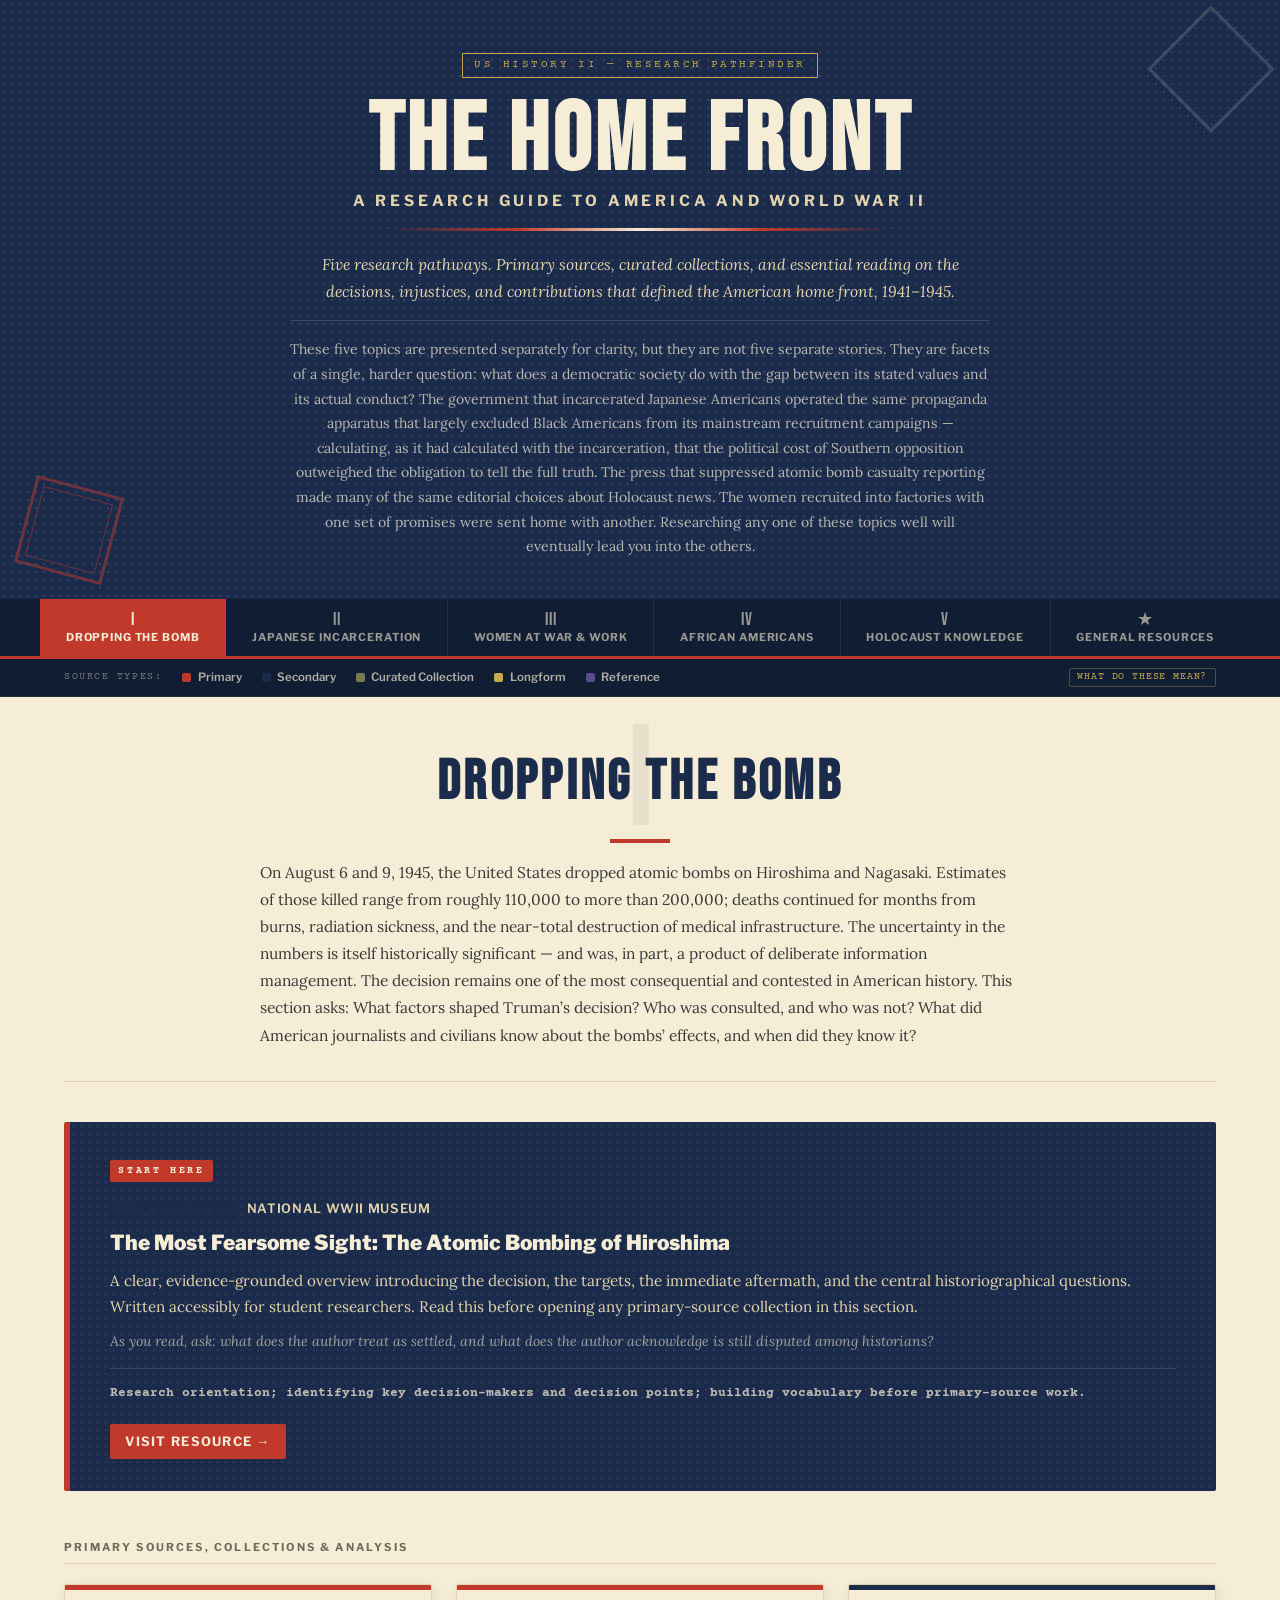
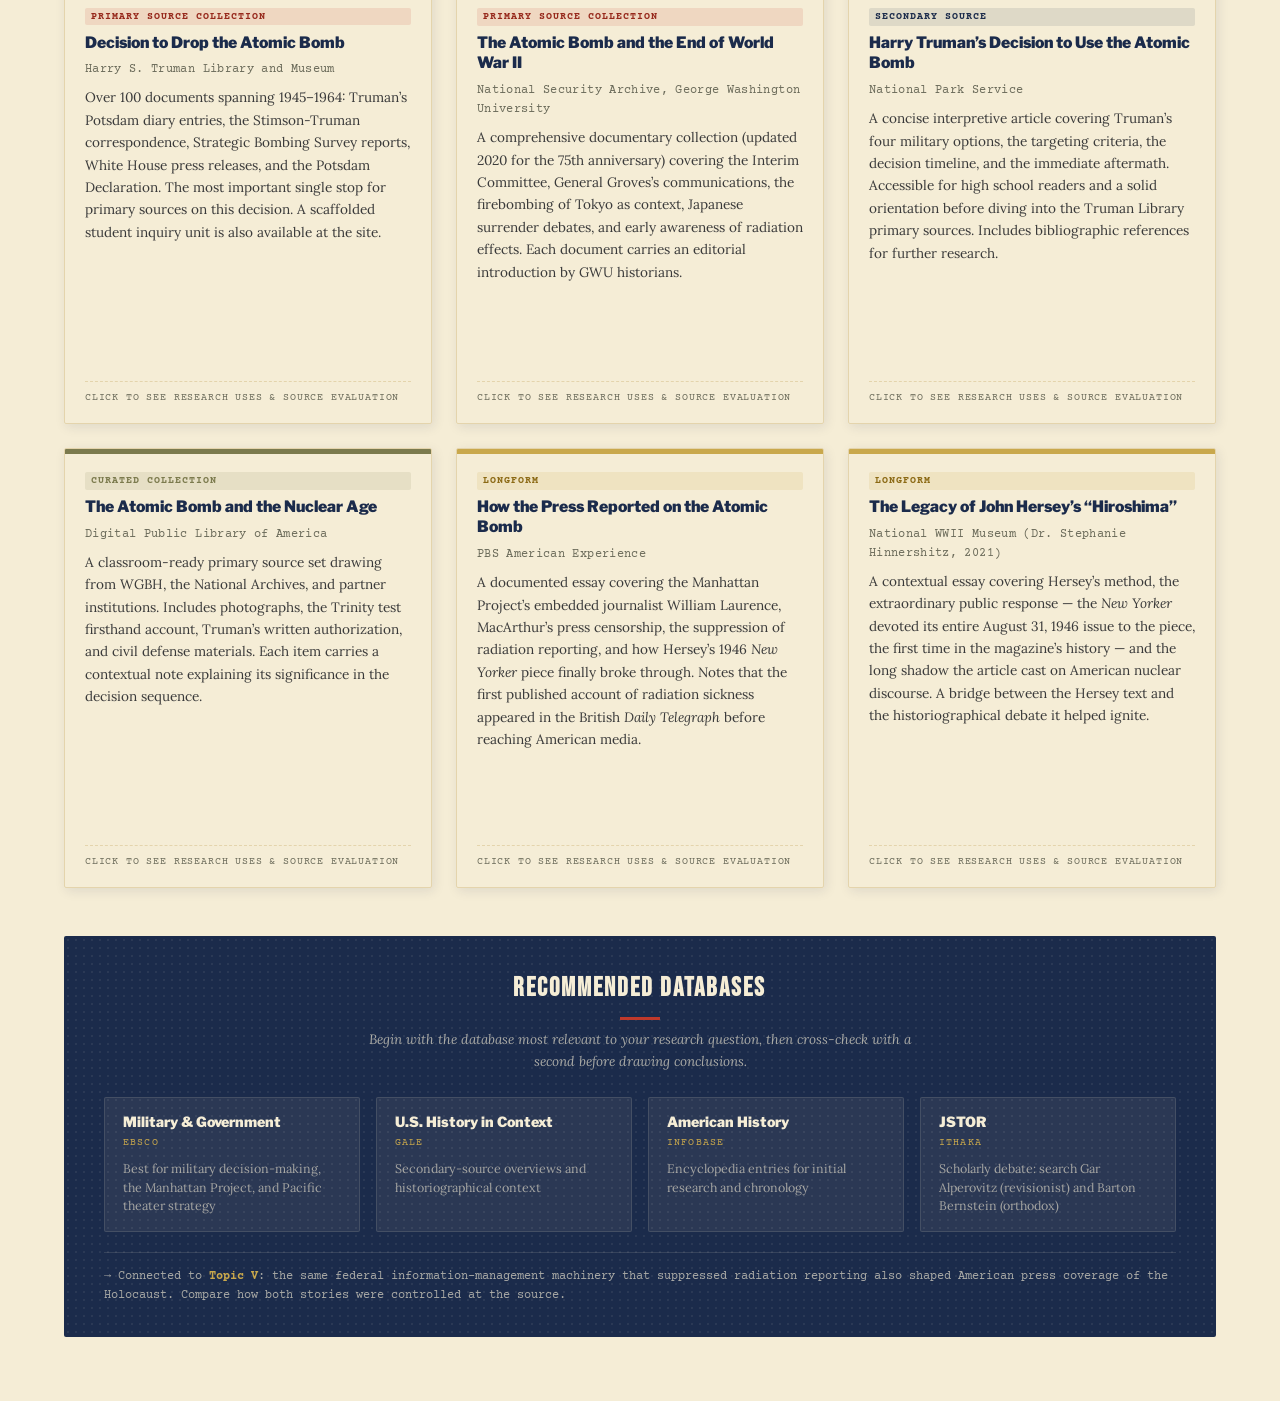
<file: index.html>
<!DOCTYPE html>
<html lang="en">
<head>
  <meta charset="UTF-8">
  <meta name="viewport" content="width=device-width, initial-scale=1.0">
  <title>The Home Front | WWII Research Pathfinder | US History II</title>
  <meta name="description" content="A research pathfinder for US History II students covering five World War II topics.">
  <link rel="stylesheet" href="style.css">
</head>
<body>

<!-- ============================================================
     SITE HEADER
============================================================ -->
<header class="site-header">
  <div class="header-inner">
    <div class="header-classification">US History II &mdash; Research Pathfinder</div>
    <h1 class="site-title">The Home Front
      <span class="site-subtitle">A Research Guide to America and World War II</span>
    </h1>
    <div class="header-rule"></div>
    <p class="header-intro">Five research pathways. Primary sources, curated collections, and essential reading on the decisions, injustices, and contributions that defined the American home front, 1941&ndash;1945.</p>
    <p class="header-connections">These five topics are presented separately for clarity, but they are not five separate stories. They are facets of a single, harder question: what does a democratic society do with the gap between its stated values and its actual conduct? The government that incarcerated Japanese Americans operated the same propaganda apparatus that largely excluded Black Americans from its mainstream recruitment campaigns — calculating, as it had calculated with the incarceration, that the political cost of Southern opposition outweighed the obligation to tell the full truth. The press that suppressed atomic bomb casualty reporting made many of the same editorial choices about Holocaust news. The women recruited into factories with one set of promises were sent home with another. Researching any one of these topics well will eventually lead you into the others.</p>
  </div>
  <div class="header-geo geo-left" aria-hidden="true"></div>
  <div class="header-geo geo-right" aria-hidden="true"></div>
</header>

<!-- ============================================================
     TOPIC NAVIGATION
============================================================ -->
<nav class="topic-nav" role="navigation" aria-label="Topic navigation">
  <div class="nav-inner">
    <button class="nav-tab active" data-topic="bomb" aria-selected="true">
      <span class="tab-num">I</span>
      <span class="tab-label">Dropping the Bomb</span>
    </button>
    <button class="nav-tab" data-topic="incarceration" aria-selected="false">
      <span class="tab-num">II</span>
      <span class="tab-label">Japanese Incarceration</span>
    </button>
    <button class="nav-tab" data-topic="women" aria-selected="false">
      <span class="tab-num">III</span>
      <span class="tab-label">Women at War &amp; Work</span>
    </button>
    <button class="nav-tab" data-topic="african-americans" aria-selected="false">
      <span class="tab-num">IV</span>
      <span class="tab-label">African Americans</span>
    </button>
    <button class="nav-tab" data-topic="holocaust" aria-selected="false">
      <span class="tab-num">V</span>
      <span class="tab-label">Holocaust Knowledge</span>
    </button>
    <button class="nav-tab" data-topic="general" aria-selected="false">
      <span class="tab-num">&#9733;</span>
      <span class="tab-label">General Resources</span>
    </button>
  </div>
</nav>

<!-- ============================================================
     PERSISTENT LEGEND STRIP
     Visible on all tabs; explains the card-color system before
     students encounter their first card.
============================================================ -->
<div class="legend-strip" role="complementary" aria-label="Source type guide">
  <div class="legend-strip-inner">
    <span class="legend-strip-label">Source types:</span>
    <span class="legend-strip-item"><span class="legend-pip" style="background:var(--c-primary)"></span>Primary</span>
    <span class="legend-strip-item"><span class="legend-pip" style="background:var(--c-secondary)"></span>Secondary</span>
    <span class="legend-strip-item"><span class="legend-pip" style="background:var(--c-curated)"></span>Curated Collection</span>
    <span class="legend-strip-item"><span class="legend-pip" style="background:var(--c-longform)"></span>Longform</span>
    <span class="legend-strip-item"><span class="legend-pip" style="background:var(--c-reference)"></span>Reference</span>
    <button class="legend-strip-toggle" aria-expanded="false" aria-controls="legend-strip-detail">What do these mean?</button>
  </div>
  <div class="legend-strip-detail" id="legend-strip-detail" hidden>
    <div class="legend-strip-definitions">
      <div class="legend-def-item">
        <span class="legend-pip" style="background:var(--c-primary)"></span>
        <div><strong>Primary Source</strong> — Created at the time of the event: government documents, diaries, letters, newspapers, oral histories, photographs. Direct evidence; always carries the perspective and limits of its creator.</div>
      </div>
      <div class="legend-def-item">
        <span class="legend-pip" style="background:var(--c-secondary)"></span>
        <div><strong>Secondary Source</strong> — Created after the event by someone interpreting primary sources: scholarly articles, museum overviews, encyclopedia entries. Gives context and analysis; carries the interpretive choices of its author.</div>
      </div>
      <div class="legend-def-item">
        <span class="legend-pip" style="background:var(--c-curated)"></span>
        <div><strong>Curated Collection</strong> — Primary or secondary sources selected and organized by a library, archive, or institution. Curation is interpretation: ask what the collector chose to include or omit.</div>
      </div>
      <div class="legend-def-item">
        <span class="legend-pip" style="background:var(--c-longform)"></span>
        <div><strong>Longform</strong> — A substantial essay or work of narrative journalism synthesizing evidence for a general educated audience. Often by subject-matter experts; not always peer-reviewed. Trace its claims to their sources.</div>
      </div>
      <div class="legend-def-item">
        <span class="legend-pip" style="background:var(--c-reference)"></span>
        <div><strong>Reference</strong> — A specialized encyclopedia or finding aid designed to orient you and direct you toward further sources. A starting point, not an endpoint.</div>
      </div>
    </div>
  </div>
</div>

<!-- ============================================================
     MAIN CONTENT
============================================================ -->
<main id="main-content">

<!-- ================================================================
     TOPIC I: DROPPING THE BOMB
================================================================ -->
<section class="topic-panel active" data-topic="bomb">
  <div class="topic-header">
    <div class="topic-number" aria-hidden="true">I</div>
    <h2 class="topic-title">Dropping the Bomb</h2>
    <p class="topic-intro">On August 6 and 9, 1945, the United States dropped atomic bombs on Hiroshima and Nagasaki. Estimates of those killed range from roughly 110,000 to more than 200,000; deaths continued for months from burns, radiation sickness, and the near-total destruction of medical infrastructure. The uncertainty in the numbers is itself historically significant &mdash; and was, in part, a product of deliberate information management. The decision remains one of the most consequential and contested in American history. This section asks: What factors shaped Truman&rsquo;s decision? Who was consulted, and who was not? What did American journalists and civilians know about the bombs&rsquo; effects, and when did they know it?</p>
  </div>

  <div class="start-here-card">
    <div class="start-here-badge">Start Here</div>
    <div class="start-here-meta">
      <span class="source-tag tag-secondary">Secondary Source</span>
      <span class="source-institution">National WWII Museum</span>
    </div>
    <h3 class="start-here-title">The Most Fearsome Sight: The Atomic Bombing of Hiroshima</h3>
    <p class="start-here-summary">A clear, evidence-grounded overview introducing the decision, the targets, the immediate aftermath, and the central historiographical questions. Written accessibly for student researchers. Read this before opening any primary-source collection in this section. <em>As you read, ask: what does the author treat as settled, and what does the author acknowledge is still disputed among historians?</em></p>
    <p class="start-here-uses"><strong>Research orientation; identifying key decision-makers and decision points; building vocabulary before primary-source work.</strong></p>
    <a class="start-here-link" href="https://www.nationalww2museum.org/war/articles/atomic-bombing-hiroshima" target="_blank" rel="noopener">Visit Resource &rarr;</a>
  </div>

  <div class="section-label">Primary Sources, Collections &amp; Analysis</div>
  <div class="cards-grid">

    <div class="flip-card" tabindex="0" aria-label="Research card: Decision to Drop the Atomic Bomb, Truman Library">
      <div class="flip-inner">
        <div class="card-face card-front" data-type="primary">
          <div class="card-type-bar"></div>
          <div class="card-content">
            <span class="source-tag tag-primary">Primary Source Collection</span>
            <h3 class="card-title">Decision to Drop the Atomic Bomb</h3>
            <p class="card-institution">Harry S. Truman Library and Museum</p>
            <p class="card-summary">Over 100 documents spanning 1945&ndash;1964: Truman&rsquo;s Potsdam diary entries, the Stimson-Truman correspondence, Strategic Bombing Survey reports, White House press releases, and the Potsdam Declaration. The most important single stop for primary sources on this decision. A scaffolded student inquiry unit is also available at the site.</p>
            <div class="card-flip-hint">Click to see research uses &amp; source evaluation</div>
          </div>
        </div>
        <div class="card-face card-back">
          <div class="card-content">
            <div class="back-section">
              <h4 class="back-heading">Research Uses</h4>
              <ul class="back-list">
                <li>Close reading of decision-making documents</li>
                <li>Perspective analysis: Truman versus advisors versus scientists</li>
                <li>Ethics of target selection</li>
                <li>Comparing Truman&rsquo;s private diary to his public statements</li>
              </ul>
            </div>
            <div class="back-section">
              <h4 class="back-heading">Source Evaluation</h4>
              <ul class="back-list intel">
                <li>Who created this archive, and for what institutional purpose?</li>
                <li>Whose voices appear, and whose are absent?</li>
                <li>What does &ldquo;declassified&rdquo; mean, and why does it matter?</li>
              </ul>
            </div>
                        <div class="cite-prompt">
              <h4 class="cite-heading">Citing a primary source</h4>
              <p class="cite-text">Record: creator (if named), title or description, date, collection name, holding institution, and the URL or call number. Note when you accessed it. Primary sources from government archives often require a NAID or record group number.</p>
            </div>
<a class="card-link" href="https://www.trumanlibrary.gov/library/online-collections/decision-to-drop-atomic-bomb" target="_blank" rel="noopener">Visit Resource &rarr;</a>
          </div>
        </div>
      </div>
    </div>

    <div class="flip-card" tabindex="0" aria-label="Research card: The Atomic Bomb and the End of World War II, National Security Archive">
      <div class="flip-inner">
        <div class="card-face card-front" data-type="primary">
          <div class="card-type-bar"></div>
          <div class="card-content">
            <span class="source-tag tag-primary">Primary Source Collection</span>
            <h3 class="card-title">The Atomic Bomb and the End of World War II</h3>
            <p class="card-institution">National Security Archive, George Washington University</p>
            <p class="card-summary">A comprehensive documentary collection (updated 2020 for the 75th anniversary) covering the Interim Committee, General Groves&rsquo;s communications, the firebombing of Tokyo as context, Japanese surrender debates, and early awareness of radiation effects. Each document carries an editorial introduction by GWU historians.</p>
            <div class="card-flip-hint">Click to see research uses &amp; source evaluation</div>
          </div>
        </div>
        <div class="card-face card-back">
          <div class="card-content">
            <div class="back-section">
              <h4 class="back-heading">Research Uses</h4>
              <ul class="back-list">
                <li>The historiographical &ldquo;was it necessary?&rdquo; debate</li>
                <li>Who had a seat at the Interim Committee table?</li>
                <li>Comparing the firebombing of Tokyo to the atomic decision</li>
              </ul>
            </div>
            <div class="back-section">
              <h4 class="back-heading">Source Evaluation</h4>
              <ul class="back-list intel">
                <li>What does it mean that these documents were once classified?</li>
                <li>How does GWU&rsquo;s editorial introduction frame the documents?</li>
                <li>What questions do these documents raise that they cannot answer?</li>
              </ul>
            </div>
                        <div class="cite-prompt">
              <h4 class="cite-heading">Citing a primary source</h4>
              <p class="cite-text">Record: creator (if named), title or description, date, collection name, holding institution, and the URL or call number. Note when you accessed it. Primary sources from government archives often require a NAID or record group number.</p>
            </div>
<a class="card-link" href="https://nsarchive.gwu.edu/briefing-book/nuclear-vault/2020-08-04/atomic-bomb-end-world-war-ii" target="_blank" rel="noopener">Visit Resource &rarr;</a>
          </div>
        </div>
      </div>
    </div>

    <div class="flip-card" tabindex="0" aria-label="Research card: Harry Truman's Decision to Use the Atomic Bomb, National Park Service">
      <div class="flip-inner">
        <div class="card-face card-front" data-type="secondary">
          <div class="card-type-bar"></div>
          <div class="card-content">
            <span class="source-tag tag-secondary">Secondary Source</span>
            <h3 class="card-title">Harry Truman&rsquo;s Decision to Use the Atomic Bomb</h3>
            <p class="card-institution">National Park Service</p>
            <p class="card-summary">A concise interpretive article covering Truman&rsquo;s four military options, the targeting criteria, the decision timeline, and the immediate aftermath. Accessible for high school readers and a solid orientation before diving into the Truman Library primary sources. Includes bibliographic references for further research.</p>
            <div class="card-flip-hint">Click to see research uses &amp; source evaluation</div>
          </div>
        </div>
        <div class="card-face card-back">
          <div class="card-content">
            <div class="back-section">
              <h4 class="back-heading">Research Uses</h4>
              <ul class="back-list">
                <li>Introductory reading before engaging primary sources</li>
                <li>Understanding the four military options Truman considered</li>
                <li>Building context for the Truman Library documents</li>
              </ul>
            </div>
            <div class="back-section">
              <h4 class="back-heading">Source Evaluation</h4>
              <ul class="back-list intel">
                <li>The NPS is a federal agency. How might that shape its interpretation?</li>
                <li>What sources does this article cite? Can you find them yourself?</li>
                <li>How does this framing compare to the NSA collection?</li>
              </ul>
            </div>
                        <div class="cite-prompt">
              <h4 class="cite-heading">Citing a secondary source</h4>
              <p class="cite-text">Record: author, title, institution or publisher, date of publication, and URL. For museum or NPS articles, the institution counts as publisher. Confirm the date on the page itself — web content is updated without notice.</p>
            </div>
<a class="card-link" href="https://www.nps.gov/articles/trumanatomicbomb.htm" target="_blank" rel="noopener">Visit Resource &rarr;</a>
          </div>
        </div>
      </div>
    </div>

    <div class="flip-card" tabindex="0" aria-label="Research card: The Atomic Bomb and the Nuclear Age, Digital Public Library of America">
      <div class="flip-inner">
        <div class="card-face card-front" data-type="curated">
          <div class="card-type-bar"></div>
          <div class="card-content">
            <span class="source-tag tag-curated">Curated Collection</span>
            <h3 class="card-title">The Atomic Bomb and the Nuclear Age</h3>
            <p class="card-institution">Digital Public Library of America</p>
            <p class="card-summary">A classroom-ready primary source set drawing from WGBH, the National Archives, and partner institutions. Includes photographs, the Trinity test firsthand account, Truman&rsquo;s written authorization, and civil defense materials. Each item carries a contextual note explaining its significance in the decision sequence.</p>
            <div class="card-flip-hint">Click to see research uses &amp; source evaluation</div>
          </div>
        </div>
        <div class="card-face card-back">
          <div class="card-content">
            <div class="back-section">
              <h4 class="back-heading">Research Uses</h4>
              <ul class="back-list">
                <li>Visual analysis of photographs and official imagery</li>
                <li>Comparing test-phase documents to post-decision documents</li>
                <li>Tracing the decision through a curated document sequence</li>
              </ul>
            </div>
            <div class="back-section">
              <h4 class="back-heading">Source Evaluation</h4>
              <ul class="back-list intel">
                <li>What does &ldquo;curated&rdquo; mean? Who selected these documents?</li>
                <li>What does the contextual note for each document tell you about how to read it?</li>
                <li>What type of source is each item: government record, photograph, press release?</li>
              </ul>
            </div>
                        <div class="cite-prompt">
              <h4 class="cite-heading">Citing a curated collection</h4>
              <p class="cite-text">Record: the institution that curated it, the collection name, the date you accessed it, and the URL. If you cite a specific item within the collection, record that item's own creator, title, and date separately.</p>
            </div>
<a class="card-link" href="https://dp.la/primary-source-sets/the-atomic-bomb-and-the-nuclear-age" target="_blank" rel="noopener">Visit Resource &rarr;</a>
          </div>
        </div>
      </div>
    </div>

    <div class="flip-card" tabindex="0" aria-label="Research card: How the Press Reported on the Atomic Bomb, PBS American Experience">
      <div class="flip-inner">
        <div class="card-face card-front" data-type="longform">
          <div class="card-type-bar"></div>
          <div class="card-content">
            <span class="source-tag tag-longform">Longform</span>
            <h3 class="card-title">How the Press Reported on the Atomic Bomb</h3>
            <p class="card-institution">PBS American Experience</p>
            <p class="card-summary">A documented essay covering the Manhattan Project&rsquo;s embedded journalist William Laurence, MacArthur&rsquo;s press censorship, the suppression of radiation reporting, and how Hersey&rsquo;s 1946 <em>New Yorker</em> piece finally broke through. Notes that the first published account of radiation sickness appeared in the British <em>Daily Telegraph</em> before reaching American media.</p>
            <div class="card-flip-hint">Click to see research uses &amp; source evaluation</div>
          </div>
        </div>
        <div class="card-face card-back">
          <div class="card-content">
            <div class="back-section">
              <h4 class="back-heading">Research Uses</h4>
              <ul class="back-list">
                <li>The relationship between government, press, and public knowledge</li>
                <li>Media censorship as a historical phenomenon</li>
                <li>Comparing official and unofficial narratives of the same event</li>
              </ul>
            </div>
            <div class="back-section">
              <h4 class="back-heading">Source Evaluation</h4>
              <ul class="back-list intel">
                <li>What is an &ldquo;embedded journalist,&rdquo; and what are the trade-offs?</li>
                <li>Why would the government want to control reporting on radiation effects?</li>
                <li>Why did the radiation-sickness story appear in a British paper first?</li>
              </ul>
            </div>
                        <div class="cite-prompt">
              <h4 class="cite-heading">Citing a longform essay</h4>
              <p class="cite-text">Record: author, title of article, publication name, date of publication, and URL. Check whether the article is signed — unsigned articles are attributed to the publication. Longform pieces are usually not peer-reviewed; note the publication's editorial standards when you evaluate the source.</p>
            </div>
<a class="card-link" href="https://www.pbs.org/wgbh/americanexperience/features/how-press-reported-atomic-bomb/" target="_blank" rel="noopener">Visit Resource &rarr;</a>
          </div>
        </div>
      </div>
    </div>

    <div class="flip-card" tabindex="0" aria-label="Research card: The Legacy of John Hersey's Hiroshima, National WWII Museum">
      <div class="flip-inner">
        <div class="card-face card-front" data-type="longform">
          <div class="card-type-bar"></div>
          <div class="card-content">
            <span class="source-tag tag-longform">Longform</span>
            <h3 class="card-title">The Legacy of John Hersey&rsquo;s &ldquo;Hiroshima&rdquo;</h3>
            <p class="card-institution">National WWII Museum (Dr. Stephanie Hinnershitz, 2021)</p>
            <p class="card-summary">A contextual essay covering Hersey&rsquo;s method, the extraordinary public response &mdash; the <em>New Yorker</em> devoted its entire August 31, 1946 issue to the piece, the first time in the magazine&rsquo;s history &mdash; and the long shadow the article cast on American nuclear discourse. A bridge between the Hersey text and the historiographical debate it helped ignite.</p>
            <div class="card-flip-hint">Click to see research uses &amp; source evaluation</div>
          </div>
        </div>
        <div class="card-face card-back">
          <div class="card-content">
            <div class="back-section">
              <h4 class="back-heading">Research Uses</h4>
              <ul class="back-list">
                <li>How journalism can shift public understanding of history</li>
                <li>Connecting the Hersey text to its political and cultural reception</li>
                <li>The role of narrative structure in nonfiction argumentation</li>
              </ul>
            </div>
            <div class="back-section">
              <h4 class="back-heading">Source Evaluation</h4>
              <ul class="back-list intel">
                <li>Why did Hersey focus on six individuals rather than statistics?</li>
                <li>What does the public reaction tell us about what Americans knew beforehand?</li>
                <li>How does this essay help you read Hersey&rsquo;s original text more critically?</li>
              </ul>
            </div>
                        <div class="cite-prompt">
              <h4 class="cite-heading">Citing a longform essay</h4>
              <p class="cite-text">Record: author, title of article, publication name, date of publication, and URL. Check whether the article is signed — unsigned articles are attributed to the publication. Longform pieces are usually not peer-reviewed; note the publication's editorial standards when you evaluate the source.</p>
            </div>
<a class="card-link" href="https://www.nationalww2museum.org/war/articles/john-herseys-hiroshima-1946" target="_blank" rel="noopener">Visit Resource &rarr;</a>
          </div>
        </div>
      </div>
    </div>

  </div><!-- /cards-grid -->

  <div class="databases-panel">
    <h3 class="databases-heading">Recommended Databases</h3>
    <p class="databases-intro">Begin with the database most relevant to your research question, then cross-check with a second before drawing conclusions.</p>
    <div class="db-grid">
      <a class="db-card" href="https://research.ebsco.com/c/t3bsam?db=mth" target="_blank" rel="noopener">
        <span class="db-name">Military &amp; Government</span>
        <span class="db-vendor">EBSCO</span>
        <span class="db-note">Best for military decision-making, the Manhattan Project, and Pacific theater strategy</span>
      </a>
      <a class="db-card" href="https://link.gale.com/apps/UHIC?u=nort87507" target="_blank" rel="noopener">
        <span class="db-name">U.S. History in Context</span>
        <span class="db-vendor">Gale</span>
        <span class="db-note">Secondary-source overviews and historiographical context</span>
      </a>
      <a class="db-card" href="https://wehs.westex.libguides.com/amhis" target="_blank" rel="noopener">
        <span class="db-name">American History</span>
        <span class="db-vendor">Infobase</span>
        <span class="db-note">Encyclopedia entries for initial research and chronology</span>
      </a>
      <a class="db-card" href="https://jstor.com" target="_blank" rel="noopener">
        <span class="db-name">JSTOR</span>
        <span class="db-vendor">Ithaka</span>
        <span class="db-note">Scholarly debate: search Gar Alperovitz (revisionist) and Barton Bernstein (orthodox)</span>
      </a>
    </div>
    <p class="cross-ref">&#8594; Connected to <strong>Topic V</strong>: the same federal information-management machinery that suppressed radiation reporting also shaped American press coverage of the Holocaust. Compare how both stories were controlled at the source.</p>
  </div>
</section>
<!-- /TOPIC I -->


<!-- ================================================================
     TOPIC II: JAPANESE AMERICAN INCARCERATION
================================================================ -->
<section class="topic-panel" data-topic="incarceration">
  <div class="topic-header">
    <div class="topic-number" aria-hidden="true">II</div>
    <h2 class="topic-title">Japanese American Incarceration</h2>
    <p class="topic-intro">Following the attack on Pearl Harbor, President Roosevelt signed Executive Order 9066 on February 19, 1942, authorizing the forced removal of more than 120,000 people of Japanese ancestry &mdash; roughly two-thirds of them American citizens &mdash; from the West Coast to ten incarceration camps in remote interior locations. A note on language: historians and affected communities have moved decisively toward &ldquo;incarceration&rdquo; rather than &ldquo;internment,&rdquo; which has a specific legal meaning distinct from mass forced removal. This section asks: What legal and political conditions made this possible? How did incarcerated people respond? What did resistance look like inside the camps?</p>
  </div>

  <div class="start-here-card">
    <div class="start-here-badge">Start Here</div>
    <div class="start-here-meta">
      <span class="source-tag tag-reference">Reference</span>
      <span class="source-institution">Densho</span>
    </div>
    <h3 class="start-here-title">Densho Encyclopedia</h3>
    <p class="start-here-summary">A peer-reviewed online reference work with nearly 1,500 articles by professional historians and community members, edited by Densho content director Brian Niiya. Covers all ten WRA camps, the major legal cases (Korematsu, Hirabayashi, Yasui, Endo), and significant individuals. Use it the way you&rsquo;d use a specialized reference dictionary: to orient yourself in the vocabulary and chronology before moving into primary sources. <em>As you read, notice the language choices: what terminology does this source use, and what does the introductory note about language tell you about the stakes of those choices?</em></p>
    <p class="start-here-uses"><strong>Background reading; identifying key terms and legal cases; understanding the range of camp experiences before selecting a research focus.</strong></p>
    <a class="start-here-link" href="https://encyclopedia.densho.org/" target="_blank" rel="noopener">Visit Resource &rarr;</a>
  </div>

  <div class="section-label">Primary Sources, Collections &amp; Analysis</div>
  <div class="cards-grid">

    <div class="flip-card" tabindex="0" aria-label="Research card: Densho Digital Repository, Densho">
      <div class="flip-inner">
        <div class="card-face card-front" data-type="primary">
          <div class="card-type-bar"></div>
          <div class="card-content">
            <span class="source-tag tag-primary">Primary Source Collection</span>
            <h3 class="card-title">Densho Digital Repository</h3>
            <p class="card-institution">Densho</p>
            <p class="card-summary">The essential primary-source archive for this topic. Over 900 oral history video interviews (1,700+ hours), photographs, camp newspapers, personal documents, and organizational records. The Names Registry allows students to search the WRA&rsquo;s Final Accountability Rosters by name, connecting official records to individual stories.</p>
            <div class="card-flip-hint">Click to see research uses &amp; source evaluation</div>
          </div>
        </div>
        <div class="card-face card-back">
          <div class="card-content">
            <div class="back-section">
              <h4 class="back-heading">Research Uses</h4>
              <ul class="back-list">
                <li>Oral history analysis: how do testimonies compare to official records?</li>
                <li>The range of experiences across the ten WRA camps</li>
                <li>Individual biography as an entry point into community history</li>
              </ul>
            </div>
            <div class="back-section">
              <h4 class="back-heading">Source Evaluation</h4>
              <ul class="back-list intel">
                <li>What can an oral history tell you that a document cannot?</li>
                <li>Densho is a community-based nonprofit. How might that shape what it collects?</li>
                <li>Who created the WRA&rsquo;s Final Accountability Roster, and for what purpose?</li>
              </ul>
            </div>
                        <div class="cite-prompt">
              <h4 class="cite-heading">Citing a primary source</h4>
              <p class="cite-text">Record: creator (if named), title or description, date, collection name, holding institution, and the URL or call number. Note when you accessed it. Primary sources from government archives often require a NAID or record group number.</p>
            </div>
<a class="card-link" href="https://ddr.densho.org/" target="_blank" rel="noopener">Visit Resource &rarr;</a>
          </div>
        </div>
      </div>
    </div>

    <div class="flip-card" tabindex="0" aria-label="Research card: Incarceration Camp Newspapers 1942-1946, Library of Congress">
      <div class="flip-inner">
        <div class="card-face card-front" data-type="primary">
          <div class="card-type-bar"></div>
          <div class="card-content">
            <span class="source-tag tag-primary">Primary Sources</span>
            <h3 class="card-title">Incarceration Camp Newspapers, 1942&ndash;1946</h3>
            <p class="card-institution">Library of Congress / Chronicling America</p>
            <p class="card-summary">Newspapers published across the WRA camps and assembly centers, freely accessible through Chronicling America. Documents daily life, community governance, the loyalty questionnaire controversy, and resistance &mdash; written by the incarcerated themselves, not by outside observers.</p>
            <div class="card-flip-hint">Click to see research uses &amp; source evaluation</div>
          </div>
        </div>
        <div class="card-face card-back">
          <div class="card-content">
            <div class="back-section">
              <h4 class="back-heading">Research Uses</h4>
              <ul class="back-list">
                <li>Media analysis: who wrote these papers, and for what audience?</li>
                <li>Comparing camp papers to official WRA publications</li>
                <li>How did the papers cover the loyalty questionnaire controversy?</li>
              </ul>
            </div>
            <div class="back-section">
              <h4 class="back-heading">Source Evaluation</h4>
              <ul class="back-list intel">
                <li>Camp newspapers were subject to censorship. How might that affect what they published?</li>
                <li>Who had access to these papers outside the camps?</li>
                <li>What does self-representation look like under institutional constraint?</li>
              </ul>
            </div>
                        <div class="cite-prompt">
              <h4 class="cite-heading">Citing a primary source</h4>
              <p class="cite-text">Record: creator (if named), title or description, date, collection name, holding institution, and the URL or call number. Note when you accessed it. Primary sources from government archives often require a NAID or record group number.</p>
            </div>
<a class="card-link" href="https://www.loc.gov/collections/japanese-american-internment-camp-newspapers/" target="_blank" rel="noopener">Visit Resource &rarr;</a>
          </div>
        </div>
      </div>
    </div>

    <div class="flip-card" tabindex="0" aria-label="Research card: Manzanar National Historic Site, National Park Service">
      <div class="flip-inner">
        <div class="card-face card-front" data-type="secondary">
          <div class="card-type-bar"></div>
          <div class="card-content">
            <span class="source-tag tag-secondary">Secondary Source</span>
            <h3 class="card-title">Manzanar National Historic Site</h3>
            <p class="card-institution">National Park Service</p>
            <p class="card-summary">Interpretive materials, a virtual tour, and educator resources. Its particular value is spatial and material: students can understand the physical dimensions of incarceration &mdash; the remoteness, the barracks conditions, the surrounding desert landscape &mdash; not just the legal and political framework.</p>
            <div class="card-flip-hint">Click to see research uses &amp; source evaluation</div>
          </div>
        </div>
        <div class="card-face card-back">
          <div class="card-content">
            <div class="back-section">
              <h4 class="back-heading">Research Uses</h4>
              <ul class="back-list">
                <li>Place-based history: how does geography shape the incarceration experience?</li>
                <li>The built environment of confinement as historical evidence</li>
                <li>Connecting landscape and climate to the policy&rsquo;s intent and effect</li>
              </ul>
            </div>
            <div class="back-section">
              <h4 class="back-heading">Source Evaluation</h4>
              <ul class="back-list intel">
                <li>Why does the NPS designate Manzanar a National Historic Site?</li>
                <li>What is preserved there, and what has been lost?</li>
                <li>How does a physical site tell a different story than a document?</li>
              </ul>
            </div>
                        <div class="cite-prompt">
              <h4 class="cite-heading">Citing a secondary source</h4>
              <p class="cite-text">Record: author, title, institution or publisher, date of publication, and URL. For museum or NPS articles, the institution counts as publisher. Confirm the date on the page itself — web content is updated without notice.</p>
            </div>
<a class="card-link" href="https://www.nps.gov/manz/index.htm" target="_blank" rel="noopener">Visit Resource &rarr;</a>
          </div>
        </div>
      </div>
    </div>

    <div class="flip-card" tabindex="0" aria-label="Research card: Draft Resistance in Japanese American Incarceration Camps, JSTOR Daily">
      <div class="flip-inner">
        <div class="card-face card-front" data-type="longform">
          <div class="card-type-bar"></div>
          <div class="card-content">
            <span class="source-tag tag-longform">Longform</span>
            <h3 class="card-title">Draft Resistance in Japanese American Incarceration Camps</h3>
            <p class="card-institution">JSTOR Daily</p>
            <p class="card-summary">Built around Arthur A. Hansen&rsquo;s scholarship, this essay recovers the suppressed history of the Fair Play Committee at Heart Mountain, Wyoming &mdash; young Nisei men who refused the draft on constitutional grounds. Their story was actively buried by the Japanese American Citizens League for decades. The journalism of James Matsumoto Omura is also recovered here.</p>
            <div class="card-flip-hint">Click to see research uses &amp; source evaluation</div>
          </div>
        </div>
        <div class="card-face card-back">
          <div class="card-content">
            <div class="back-section">
              <h4 class="back-heading">Research Uses</h4>
              <ul class="back-list">
                <li>The limits of the &ldquo;loyal, patriotic Nisei&rdquo; narrative</li>
                <li>Voice, agency, and principled dissent within the incarcerated community</li>
                <li>The politics of historical memory: why was this story suppressed?</li>
              </ul>
            </div>
            <div class="back-section">
              <h4 class="back-heading">Source Evaluation</h4>
              <ul class="back-list intel">
                <li>Why would the JACL suppress this history for decades?</li>
                <li>What does JSTOR Daily do differently from a peer-reviewed journal article?</li>
                <li>How does recovered history change a community&rsquo;s understanding of itself?</li>
              </ul>
            </div>
                        <div class="cite-prompt">
              <h4 class="cite-heading">Citing a longform essay</h4>
              <p class="cite-text">Record: author, title of article, publication name, date of publication, and URL. Check whether the article is signed — unsigned articles are attributed to the publication. Longform pieces are usually not peer-reviewed; note the publication's editorial standards when you evaluate the source.</p>
            </div>
<a class="card-link" href="https://daily.jstor.org/draft-resistance-in-japanese-american-internment-camps/" target="_blank" rel="noopener">Visit Resource &rarr;</a>
          </div>
        </div>
      </div>
    </div>

    <div class="flip-card" tabindex="0" aria-label="Research card: From Wong Kim Ark to Japanese American Incarceration, Organization of American Historians">
      <div class="flip-inner">
        <div class="card-face card-front" data-type="longform">
          <div class="card-type-bar"></div>
          <div class="card-content">
            <span class="source-tag tag-longform">Longform</span>
            <h3 class="card-title">From Wong Kim Ark to Japanese American Incarceration</h3>
            <p class="card-institution">Organization of American Historians</p>
            <p class="card-summary">A substantial essay tracing the legal and political genealogy of anti-Asian nativism from the late nineteenth century through Executive Order 9066. Central argument: the incarceration was not a sudden wartime aberration but the culmination of deliberate racial policy built over decades. Covers birthright citizenship, immigration restriction, and Supreme Court racial jurisprudence.</p>
            <div class="card-flip-hint">Click to see research uses &amp; source evaluation</div>
          </div>
        </div>
        <div class="card-face card-back">
          <div class="card-content">
            <div class="back-section">
              <h4 class="back-heading">Research Uses</h4>
              <ul class="back-list">
                <li>Long-arc causation: how does earlier history explain 1942?</li>
                <li>Legal history of birthright citizenship and its racial limits</li>
                <li>Connecting WWII events to the Chinese Exclusion Act and earlier immigration law</li>
              </ul>
            </div>
            <div class="back-section">
              <h4 class="back-heading">Source Evaluation</h4>
              <ul class="back-list intel">
                <li>The OAH is the professional organization for American historians. What does that tell you about this essay?</li>
                <li>How does the long-arc argument change how you understand 1942?</li>
                <li>What legal cases does the essay discuss? Can you find the original decisions?</li>
              </ul>
            </div>
                        <div class="cite-prompt">
              <h4 class="cite-heading">Citing a longform essay</h4>
              <p class="cite-text">Record: author, title of article, publication name, date of publication, and URL. Check whether the article is signed — unsigned articles are attributed to the publication. Longform pieces are usually not peer-reviewed; note the publication's editorial standards when you evaluate the source.</p>
            </div>
<a class="card-link" href="https://www.oah.org/tah/asian-american-and-pacific-islander-history/from-wong-kim-ark-to-the-japanese-american-incarceration-asian-americans-and-the-racial-limits-of-birthright-citizenship/" target="_blank" rel="noopener">Visit Resource &rarr;</a>
          </div>
        </div>
      </div>
    </div>

    <div class="flip-card" tabindex="0" aria-label="Research card: WWII Japanese American Incarceration Resources, National Archives">
      <div class="flip-inner">
        <div class="card-face card-front" data-type="secondary">
          <div class="card-type-bar"></div>
          <div class="card-content">
            <span class="source-tag tag-secondary">Research Portal</span>
            <h3 class="card-title">WWII Japanese American Incarceration: Resources</h3>
            <p class="card-institution">National Archives</p>
            <p class="card-summary">A research portal whose opening section on terminology &mdash; endorsing &ldquo;incarceration&rdquo; over &ldquo;internment&rdquo; and linking to Densho and NPS language guides &mdash; is itself worth reading as a methodological text. Models how historians negotiate language and what it means for a federal agency to acknowledge a historical wrong.</p>
            <div class="card-flip-hint">Click to see research uses &amp; source evaluation</div>
          </div>
        </div>
        <div class="card-face card-back">
          <div class="card-content">
            <div class="back-section">
              <h4 class="back-heading">Research Uses</h4>
              <ul class="back-list">
                <li>Historical language as a methodological and ethical question</li>
                <li>Finding primary sources held in the National Archives system</li>
                <li>How federal agencies reckon with historical injustice</li>
              </ul>
            </div>
            <div class="back-section">
              <h4 class="back-heading">Source Evaluation</h4>
              <ul class="back-list intel">
                <li>Why would the National Archives update its language to use &ldquo;incarceration&rdquo;?</li>
                <li>What is the legal difference between &ldquo;internment&rdquo; and &ldquo;incarceration&rdquo;?</li>
                <li>How does word choice shape a reader&rsquo;s understanding of history?</li>
              </ul>
            </div>
                        <div class="cite-prompt">
              <h4 class="cite-heading">Citing a secondary source</h4>
              <p class="cite-text">Record: author, title, institution or publisher, date of publication, and URL. For museum or NPS articles, the institution counts as publisher. Confirm the date on the page itself — web content is updated without notice.</p>
            </div>
<a class="card-link" href="https://www.archives.gov/research/aapi/ww2/resources" target="_blank" rel="noopener">Visit Resource &rarr;</a>
          </div>
        </div>
      </div>
    </div>

  </div><!-- /cards-grid -->

  <div class="databases-panel">
    <h3 class="databases-heading">Recommended Databases</h3>
    <p class="databases-intro">Use multiple databases to triangulate: legal history, personal testimony, and political context each require different kinds of sources.</p>
    <div class="db-grid">
      <a class="db-card" href="https://wehs.westex.libguides.com/amhis" target="_blank" rel="noopener">
        <span class="db-name">American History</span>
        <span class="db-vendor">Infobase</span>
        <span class="db-note">Solid encyclopedia coverage; good starting point for chronology and context</span>
      </a>
      <a class="db-card" href="https://link.gale.com/apps/UHIC?u=nort87507" target="_blank" rel="noopener">
        <span class="db-name">U.S. History in Context</span>
        <span class="db-vendor">Gale</span>
        <span class="db-note">Secondary sources, newspaper coverage, and legal history</span>
      </a>
      <a class="db-card" href="https://jstor.com" target="_blank" rel="noopener">
        <span class="db-name">JSTOR</span>
        <span class="db-vendor">Ithaka</span>
        <span class="db-note">Scholarship on incarceration; legal history of Korematsu, Hirabayashi, and Yasui</span>
      </a>
      <a class="db-card" href="https://online.infobaselearning.com/Direct.aspx?pid=WE53&aid=17282" target="_blank" rel="noopener">
        <span class="db-name">Modern World History</span>
        <span class="db-vendor">Infobase</span>
        <span class="db-note">Pacific-theater context; racial politics of the Asia-Pacific war</span>
      </a>
    </div>
    <p class="cross-ref">&#8594; Connected to <strong>Topic IV</strong>: the same racial politics that produced Executive Order 9066 also structured the segregated military in which African Americans served. Both topics are best understood as expressions of the same legal and cultural framework, not as separate incidents.</p>
  </div>
</section>
<!-- /TOPIC II -->

<!-- ================================================================
     TOPIC III: WOMEN AT WAR & WORK
================================================================ -->
<section class="topic-panel" data-topic="women">
  <div class="topic-header">
    <div class="topic-number" aria-hidden="true">III</div>
    <h2 class="topic-title">Women at War &amp; Work</h2>
    <p class="topic-intro">World War II brought more than six million women into industrial and government jobs in the United States &mdash; the largest single shift in women&rsquo;s labor-force participation in the nation&rsquo;s history to that point. The federal Office of War Information actively recruited women through poster campaigns, radio spots, and magazine features. Then, once the war ended, it actively campaigned to return them to domestic roles. A note on the iconic image: the &ldquo;We Can Do It!&rdquo; Westinghouse poster now universally associated with Rosie the Riveter was not widely circulated during the war. It was produced for internal Westinghouse morale purposes. This disconnect between image and wartime reality is itself a research question worth pursuing. This section asks: What did wartime change actually mean for American women? Who was included in the &ldquo;Rosie&rdquo; narrative, and who was left out?</p>
  </div>

  <div class="start-here-card">
    <div class="start-here-badge">Start Here</div>
    <div class="start-here-meta">
      <span class="source-tag tag-curated">Research Guide</span>
      <span class="source-institution">Library of Congress</span>
    </div>
    <h3 class="start-here-title">Rosie the Riveter: Working Women and World War II</h3>
    <p class="start-here-summary">Authored by Meg Metcalf, LC Women&rsquo;s Studies Librarian, this guide organizes oral histories, OWI photographs, Women&rsquo;s Bureau publications, and visual resources into a navigable research pathway. It is both a research tool and a model of the genre: examine its structure alongside its content, and notice how a professional librarian organizes a complex topic for researchers at all levels. <em>As you use it, ask: what types of sources does this guide prioritize, and what does that prioritization tell you about how historians approach women&rsquo;s history?</em></p>
    <p class="start-here-uses"><strong>Research orientation; discovering oral histories and photographic sources; understanding what the Women&rsquo;s Bureau documented about wartime labor.</strong></p>
    <a class="start-here-link" href="https://guides.loc.gov/rosie-the-riveter" target="_blank" rel="noopener">Visit Resource &rarr;</a>
  </div>

  <div class="section-label">Primary Sources, Collections &amp; Analysis</div>
  <div class="cards-grid">

    <div class="flip-card" tabindex="0" aria-label="Research card: Women in World War II, National WWII Museum">
      <div class="flip-inner">
        <div class="card-face card-front" data-type="secondary">
          <div class="card-type-bar"></div>
          <div class="card-content">
            <span class="source-tag tag-secondary">Secondary Source</span>
            <h3 class="card-title">Women in World War II</h3>
            <p class="card-institution">National WWII Museum</p>
            <p class="card-summary">A topic page linking to research starters and curriculum-connected articles, including analysis of Women&rsquo;s Bureau labor data. Covers defense industries, military service (WACs, WAVEs, WASPs), nursing, and the home front. A well-evidenced secondary overview with an embedded bibliography pointing students toward deeper research.</p>
            <div class="card-flip-hint">Click to see research uses &amp; source evaluation</div>
          </div>
        </div>
        <div class="card-face card-back">
          <div class="card-content">
            <div class="back-section">
              <h4 class="back-heading">Research Uses</h4>
              <ul class="back-list">
                <li>Comparing military service to civilian defense-industry work</li>
                <li>Using labor-force statistics as historical evidence</li>
                <li>Identifying research sub-questions within the broader topic</li>
              </ul>
            </div>
            <div class="back-section">
              <h4 class="back-heading">Source Evaluation</h4>
              <ul class="back-list intel">
                <li>What sources does the Museum cite? Can you find them yourself?</li>
                <li>Who is the intended audience for museum educational content?</li>
                <li>Whose voices or perspectives are not represented in this overview?</li>
              </ul>
            </div>
                        <div class="cite-prompt">
              <h4 class="cite-heading">Citing a secondary source</h4>
              <p class="cite-text">Record: author, title, institution or publisher, date of publication, and URL. For museum or NPS articles, the institution counts as publisher. Confirm the date on the page itself — web content is updated without notice.</p>
            </div>
<a class="card-link" href="https://www.nationalww2museum.org/war/topics/women-world-war-ii" target="_blank" rel="noopener">Visit Resource &rarr;</a>
          </div>
        </div>
      </div>
    </div>

    <div class="flip-card" tabindex="0" aria-label="Research card: Women's Roles during World War II, National Women's History Museum">
      <div class="flip-inner">
        <div class="card-face card-front" data-type="secondary">
          <div class="card-type-bar"></div>
          <div class="card-content">
            <span class="source-tag tag-secondary">Secondary Source</span>
            <h3 class="card-title">Women&rsquo;s Roles during World War II</h3>
            <p class="card-institution">National Women&rsquo;s History Museum</p>
            <p class="card-summary">Organized thematically &mdash; defense industries, rationing, propaganda, military service &mdash; with essay-length articles and embedded primary sources. Expands the narrative beyond the white factory-worker icon to include Hazel Ying Lee (first Chinese American woman to fly for the U.S. military) and Elizebeth Smith Friedman (cryptanalysis).</p>
            <div class="card-flip-hint">Click to see research uses &amp; source evaluation</div>
          </div>
        </div>
        <div class="card-face card-back">
          <div class="card-content">
            <div class="back-section">
              <h4 class="back-heading">Research Uses</h4>
              <ul class="back-list">
                <li>Expanding the narrative beyond the Rosie icon</li>
                <li>Intersectional analysis of race and gender in wartime labor</li>
                <li>Military service versus civilian defense work as distinct research questions</li>
              </ul>
            </div>
            <div class="back-section">
              <h4 class="back-heading">Source Evaluation</h4>
              <ul class="back-list intel">
                <li>How does including Hazel Ying Lee and Elizebeth Friedman change the story?</li>
                <li>What is the National Women&rsquo;s History Museum&rsquo;s institutional mission?</li>
                <li>Who is still absent from this account?</li>
              </ul>
            </div>
                        <div class="cite-prompt">
              <h4 class="cite-heading">Citing a secondary source</h4>
              <p class="cite-text">Record: author, title, institution or publisher, date of publication, and URL. For museum or NPS articles, the institution counts as publisher. Confirm the date on the page itself — web content is updated without notice.</p>
            </div>
<a class="card-link" href="https://www.womenshistory.org/resources/general/womens-roles-during-world-war-ii" target="_blank" rel="noopener">Visit Resource &rarr;</a>
          </div>
        </div>
      </div>
    </div>

    <div class="flip-card" tabindex="0" aria-label="Research card: DocsTeach: Women and World War II, National Archives">
      <div class="flip-inner">
        <div class="card-face card-front" data-type="curated">
          <div class="card-type-bar"></div>
          <div class="card-content">
            <span class="source-tag tag-curated">Teaching Resource</span>
            <h3 class="card-title">DocsTeach &mdash; Women and World War II</h3>
            <p class="card-institution">National Archives</p>
            <p class="card-summary">The National Archives&rsquo; classroom platform hosts primary-source activities including OWI poster sets for close reading and rhetorical analysis. Search &ldquo;women&rdquo; and &ldquo;World War II&rdquo; to access activities built around recruitment campaigns, the Women&rsquo;s Army Corps, rationing posters, and more. All materials are reproductions of original federal records.</p>
            <div class="card-flip-hint">Click to see research uses &amp; source evaluation</div>
          </div>
        </div>
        <div class="card-face card-back">
          <div class="card-content">
            <div class="back-section">
              <h4 class="back-heading">Research Uses</h4>
              <ul class="back-list">
                <li>Visual rhetoric and propaganda analysis</li>
                <li>How the OWI constructed &ldquo;Rosie&rdquo; as a persuasive image</li>
                <li>Comparing OWI recruitment posters to postwar &ldquo;go home&rdquo; messaging</li>
              </ul>
            </div>
            <div class="back-section">
              <h4 class="back-heading">Source Evaluation</h4>
              <ul class="back-list intel">
                <li>What is propaganda? How do you distinguish it from information?</li>
                <li>Who was the intended audience for each poster you examine?</li>
                <li>What does the OWI&rsquo;s choice of imagery tell you about what it wanted workers to believe?</li>
              </ul>
            </div>
                        <div class="cite-prompt">
              <h4 class="cite-heading">Citing a curated collection</h4>
              <p class="cite-text">Record: the institution that curated it, the collection name, the date you accessed it, and the URL. If you cite a specific item within the collection, record that item's own creator, title, and date separately.</p>
            </div>
<a class="card-link" href="https://www.docsteach.org/" target="_blank" rel="noopener">Visit Resource &rarr;</a>
          </div>
        </div>
      </div>
    </div>

    <div class="flip-card" tabindex="0" aria-label="Research card: Rosie the Riveter: Women War Workers on the WWII Home Front, National WWII Museum">
      <div class="flip-inner">
        <div class="card-face card-front" data-type="longform">
          <div class="card-type-bar"></div>
          <div class="card-content">
            <span class="source-tag tag-longform">Longform</span>
            <h3 class="card-title">Rosie the Riveter: Women War Workers on the WWII Home Front</h3>
            <p class="card-institution">National WWII Museum</p>
            <p class="card-summary">Makes a point students should encounter early: the &ldquo;We Can Do It!&rdquo; poster was produced for internal Westinghouse purposes and was not widely distributed during the war. The Norman Rockwell <em>Saturday Evening Post</em> cover (May 1943) was the more widely circulated wartime image. Also documents the government&rsquo;s active postwar campaign to return women to domestic roles.</p>
            <div class="card-flip-hint">Click to see research uses &amp; source evaluation</div>
          </div>
        </div>
        <div class="card-face card-back">
          <div class="card-content">
            <div class="back-section">
              <h4 class="back-heading">Research Uses</h4>
              <ul class="back-list">
                <li>The gap between propaganda images and their actual wartime circulation</li>
                <li>How historical memory constructs icons retrospectively</li>
                <li>The postwar reversal: from recruitment to domesticity</li>
              </ul>
            </div>
            <div class="back-section">
              <h4 class="back-heading">Source Evaluation</h4>
              <ul class="back-list intel">
                <li>If the Westinghouse poster was barely seen in 1943, why is it the dominant image today?</li>
                <li>What does this tell you about how historical memory is constructed after the fact?</li>
                <li>How does this essay change your understanding of what the OWI was actually doing?</li>
              </ul>
            </div>
                        <div class="cite-prompt">
              <h4 class="cite-heading">Citing a longform essay</h4>
              <p class="cite-text">Record: author, title of article, publication name, date of publication, and URL. Check whether the article is signed — unsigned articles are attributed to the publication. Longform pieces are usually not peer-reviewed; note the publication's editorial standards when you evaluate the source.</p>
            </div>
<a class="card-link" href="https://www.nationalww2museum.org/war/articles/rosie-riveter-women-war-workers-wwii-home-front" target="_blank" rel="noopener">Visit Resource &rarr;</a>
          </div>
        </div>
      </div>
    </div>

    <div class="flip-card" tabindex="0" aria-label="Research card: From Empowerment to Domesticity: The Case of Rosie the Riveter, Frontiers in Sociology">
      <div class="flip-inner">
        <div class="card-face card-front" data-type="longform">
          <div class="card-type-bar"></div>
          <div class="card-content">
            <span class="source-tag tag-longform">Longform / Peer-Reviewed</span>
            <h3 class="card-title">From Empowerment to Domesticity: The Case of Rosie the Riveter</h3>
            <p class="card-institution">Frontiers in Sociology (Santana, 2016)</p>
            <p class="card-summary">An open-access peer-reviewed article tracing the propaganda arc from wartime recruitment to postwar domesticity, with statistical evidence from the Women&rsquo;s Bureau on labor-force participation before, during, and after the war. More academic in register than other resources here, but the data is precise and the argument is accessible for strong readers.</p>
            <div class="card-flip-hint">Click to see research uses &amp; source evaluation</div>
          </div>
        </div>
        <div class="card-face card-back">
          <div class="card-content">
            <div class="back-section">
              <h4 class="back-heading">Research Uses</h4>
              <ul class="back-list">
                <li>Statistical analysis of women&rsquo;s labor trends across the war decade</li>
                <li>The gap between wartime rhetoric and postwar policy</li>
                <li>Connecting WWII women&rsquo;s labor to the longer history of American feminism</li>
              </ul>
            </div>
            <div class="back-section">
              <h4 class="back-heading">Source Evaluation</h4>
              <ul class="back-list intel">
                <li>What does &ldquo;peer-reviewed&rdquo; mean, and why does it matter for credibility?</li>
                <li>How does the author use statistics as evidence? Can you find the original Women&rsquo;s Bureau data?</li>
                <li>What is the article&rsquo;s central argument, and how does it prove it?</li>
              </ul>
            </div>
                        <div class="cite-prompt">
              <h4 class="cite-heading">Citing a longform essay</h4>
              <p class="cite-text">Record: author, title of article, publication name, date of publication, and URL. Check whether the article is signed — unsigned articles are attributed to the publication. Longform pieces are usually not peer-reviewed; note the publication's editorial standards when you evaluate the source.</p>
            </div>
<a class="card-link" href="https://www.frontiersin.org/journals/sociology/articles/10.3389/fsoc.2016.00016/full" target="_blank" rel="noopener">Visit Resource &rarr;</a>
          </div>
        </div>
      </div>
    </div>

  </div><!-- /cards-grid -->

  <div class="databases-panel">
    <h3 class="databases-heading">Recommended Databases</h3>
    <p class="databases-intro">Contemporary magazine coverage is particularly valuable here: the periodical record shows how women&rsquo;s wartime work was framed for general audiences in real time.</p>
    <div class="db-grid">
      <a class="db-card" href="https://wehs.westex.libguides.com/amhis" target="_blank" rel="noopener">
        <span class="db-name">American History</span>
        <span class="db-vendor">Infobase</span>
        <span class="db-note">Strong coverage of home front and women&rsquo;s wartime labor</span>
      </a>
      <a class="db-card" href="https://link.gale.com/apps/UHIC?u=nort87507" target="_blank" rel="noopener">
        <span class="db-name">U.S. History in Context</span>
        <span class="db-vendor">Gale</span>
        <span class="db-note">Periodical access including contemporaneous magazine coverage</span>
      </a>
      <a class="db-card" href="https://jstor.com" target="_blank" rel="noopener">
        <span class="db-name">JSTOR</span>
        <span class="db-vendor">Ithaka</span>
        <span class="db-note">Search Ruth Milkman&rsquo;s foundational scholarship on gender and industrial labor</span>
      </a>
    </div>
    <p class="cross-ref">&#8594; Connected to <strong>Topic IV</strong>: the OWI that produced the Rosie recruitment campaign largely excluded Black Americans from its mainstream, widely-distributed materials &mdash; calculating that Southern political opposition made inclusion too costly &mdash; while the Black press filled the resulting informational gap. The &ldquo;Rosie&rdquo; narrative and the Double V campaign are two responses to the same propaganda apparatus operating under the same political constraints.</p>
  </div>
</section>
<!-- /TOPIC III -->


<!-- ================================================================
     TOPIC IV: AFRICAN AMERICANS AT WAR & WORK
================================================================ -->
<section class="topic-panel" data-topic="african-americans">
  <div class="topic-header">
    <div class="topic-number" aria-hidden="true">IV</div>
    <h2 class="topic-title">African Americans at War &amp; Work</h2>
    <p class="topic-intro">More than one million African Americans served in the U.S. armed forces during World War II &mdash; across all branches and service roles, including labor and support battalions as well as combat units; the Smithsonian NMAAHC puts the figure at roughly 1.2 million &mdash; in a segregated military, under Jim Crow law, fighting for a nation whose founding documents declared all men equal. The Double V Campaign, launched by the <em>Pittsburgh Courier</em> in February 1942 following a letter from reader James G. Thompson, gave this contradiction a name: Victory abroad over fascism; Victory at home over American segregation. This section asks: What did Black military service mean in the context of domestic racial injustice? What role did the Black press play in documenting and demanding Black citizenship? What happened when veterans came home?</p>
  </div>

  <div class="start-here-card">
    <div class="start-here-badge">Start Here</div>
    <div class="start-here-meta">
      <span class="source-tag tag-secondary">Secondary Source</span>
      <span class="source-institution">Gilder Lehrman Institute of American History</span>
    </div>
    <h3 class="start-here-title">Patriotism Crosses the Color Line: African Americans in World War II</h3>
    <p class="start-here-summary">A substantive secondary essay covering military service, the Double V campaign&rsquo;s origins in Thompson&rsquo;s letter, the 92nd Division, the Tuskegee Airmen, the 761st Tank Battalion, and the 6888th Battalion. Includes an embedded bibliography pointing to the major monographs. The bibliography alone is a research tool: use it to identify the standard scholarly literature before turning to databases. <em>As you read, ask: whose voices does this essay quote directly, and whose experiences does it describe from the outside? What difference does that distinction make?</em></p>
    <p class="start-here-uses"><strong>Research orientation; identifying key individuals, units, and events; building a bibliography before moving into primary sources.</strong></p>
    <a class="start-here-link" href="https://www.gilderlehrman.org/history-resources/essays/patriotism-crosses-color-line-african-americans-world-war-ii" target="_blank" rel="noopener">Visit Resource &rarr;</a>
  </div>

  <div class="section-label">Primary Sources, Collections &amp; Analysis</div>
  <div class="cards-grid">

    <div class="flip-card" tabindex="0" aria-label="Research card: Double Victory: The African American Military Experience, Smithsonian NMAAHC">
      <div class="flip-inner">
        <div class="card-face card-front" data-type="curated">
          <div class="card-type-bar"></div>
          <div class="card-content">
            <span class="source-tag tag-curated">Exhibition</span>
            <h3 class="card-title">Double Victory: The African American Military Experience</h3>
            <p class="card-institution">Smithsonian NMAAHC</p>
            <p class="card-summary">Online exhibition tracing African American military experience from the Buffalo Soldiers through World War II, with emphasis on the Double V campaign. Includes artifact images, contextual essays, and individual stories: Dorie Miller, Jesse Brown, the 6888th Battalion. The 6888th received formal Congressional recognition only in 2022.</p>
            <div class="card-flip-hint">Click to see research uses &amp; source evaluation</div>
          </div>
        </div>
        <div class="card-face card-back">
          <div class="card-content">
            <div class="back-section">
              <h4 class="back-heading">Research Uses</h4>
              <ul class="back-list">
                <li>African American military history in long-arc context</li>
                <li>Individual biography as an entry point into community history</li>
                <li>Material culture analysis: what do museum artifacts tell us?</li>
              </ul>
            </div>
            <div class="back-section">
              <h4 class="back-heading">Source Evaluation</h4>
              <ul class="back-list intel">
                <li>How does the Museum use individual stories to make broader historical arguments?</li>
                <li>The 6888th was formally recognized only in 2022. What does delayed recognition tell us about historical memory?</li>
                <li>What is the NMAAHC&rsquo;s institutional relationship to the Smithsonian?</li>
              </ul>
            </div>
                        <div class="cite-prompt">
              <h4 class="cite-heading">Citing a curated collection</h4>
              <p class="cite-text">Record: the institution that curated it, the collection name, the date you accessed it, and the URL. If you cite a specific item within the collection, record that item's own creator, title, and date separately.</p>
            </div>
<a class="card-link" href="https://nmaahc.si.edu/explore/exhibitions/double-victory" target="_blank" rel="noopener">Visit Resource &rarr;</a>
          </div>
        </div>
      </div>
    </div>

    <div class="flip-card" tabindex="0" aria-label="Research card: Chronicling America: The Black Press, Library of Congress">
      <div class="flip-inner">
        <div class="card-face card-front" data-type="primary">
          <div class="card-type-bar"></div>
          <div class="card-content">
            <span class="source-tag tag-primary">Primary Sources</span>
            <h3 class="card-title">Chronicling America &mdash; The Black Press</h3>
            <p class="card-institution">Library of Congress</p>
            <p class="card-summary">The <em>Pittsburgh Courier</em>, <em>Chicago Defender</em>, and <em>Baltimore Afro-American</em> are partially available through Chronicling America&rsquo;s free digitized archive. Read the original Double V campaign articles, letters, and editorials as published &mdash; the actual pages, as readers saw them in 1942.</p>
            <div class="card-flip-hint">Click to see research uses &amp; source evaluation</div>
          </div>
        </div>
        <div class="card-face card-back">
          <div class="card-content">
            <div class="back-section">
              <h4 class="back-heading">Research Uses</h4>
              <ul class="back-list">
                <li>Reading the Black press as a distinct journalistic tradition</li>
                <li>Thompson&rsquo;s original letter in its published context (February 7, 1942)</li>
                <li>Contrasting Black and white newspaper coverage of the same wartime events</li>
              </ul>
            </div>
            <div class="back-section">
              <h4 class="back-heading">Source Evaluation</h4>
              <ul class="back-list intel">
                <li>Why did Black newspapers exist as a separate institution from white newspapers?</li>
                <li>The Black press was under federal surveillance during WWII. How might that have shaped its coverage?</li>
                <li>How does reading an original front page differ from reading a historian&rsquo;s summary of it?</li>
              </ul>
            </div>
                        <div class="cite-prompt">
              <h4 class="cite-heading">Citing a primary source</h4>
              <p class="cite-text">Record: creator (if named), title or description, date, collection name, holding institution, and the URL or call number. Note when you accessed it. Primary sources from government archives often require a NAID or record group number.</p>
            </div>
<a class="card-link" href="https://chroniclingamerica.loc.gov/" target="_blank" rel="noopener">Visit Resource &rarr;</a>
          </div>
        </div>
      </div>
    </div>

    <div class="flip-card" tabindex="0" aria-label="Research card: Why African-American Soldiers Saw WWII as a Two-Front Battle, Smithsonian Magazine">
      <div class="flip-inner">
        <div class="card-face card-front" data-type="longform">
          <div class="card-type-bar"></div>
          <div class="card-content">
            <span class="source-tag tag-longform">Longform</span>
            <h3 class="card-title">Why African-American Soldiers Saw WWII as a Two-Front Battle</h3>
            <p class="card-institution">Smithsonian Magazine</p>
            <p class="card-summary">A narrative-driven piece centered on the Double V campaign&rsquo;s origins: Thompson&rsquo;s letter, the <em>Courier</em>&rsquo;s reach, Vice President Wallace&rsquo;s 1943 endorsement, and the contradiction between fighting Nazi racial ideology abroad while living under Jim Crow at home. An accessible and well-structured first longform read for this topic.</p>
            <div class="card-flip-hint">Click to see research uses &amp; source evaluation</div>
          </div>
        </div>
        <div class="card-face card-back">
          <div class="card-content">
            <div class="back-section">
              <h4 class="back-heading">Research Uses</h4>
              <ul class="back-list">
                <li>The Double V campaign as an analytical framework</li>
                <li>Propaganda and the Black press as parallel institutions</li>
                <li>Connecting Black military service to claims on American citizenship</li>
              </ul>
            </div>
            <div class="back-section">
              <h4 class="back-heading">Source Evaluation</h4>
              <ul class="back-list intel">
                <li>Smithsonian Magazine is published by the Smithsonian but is not peer-reviewed. How does that affect how you use it?</li>
                <li>How does the narrative structure &mdash; following individuals &mdash; shape the argument?</li>
                <li>What is the relationship between the Double V campaign and the later Civil Rights movement?</li>
              </ul>
            </div>
                        <div class="cite-prompt">
              <h4 class="cite-heading">Citing a longform essay</h4>
              <p class="cite-text">Record: author, title of article, publication name, date of publication, and URL. Check whether the article is signed — unsigned articles are attributed to the publication. Longform pieces are usually not peer-reviewed; note the publication's editorial standards when you evaluate the source.</p>
            </div>
<a class="card-link" href="https://www.smithsonianmag.com/history/why-african-american-soldiers-saw-world-war-ii-two-front-battle-180964616/" target="_blank" rel="noopener">Visit Resource &rarr;</a>
          </div>
        </div>
      </div>
    </div>

    <div class="flip-card" tabindex="0" aria-label="Research card: After Victory, Black Veterans Continued the Fight, Smithsonian Magazine">
      <div class="flip-inner">
        <div class="card-face card-front" data-type="longform">
          <div class="card-type-bar"></div>
          <div class="card-content">
            <span class="source-tag tag-longform">Longform</span>
            <h3 class="card-title">After Victory, Black Veterans Continued the Fight</h3>
            <p class="card-institution">Smithsonian Magazine (Bryan Greene, 2021)</p>
            <p class="card-summary">Traces what happened when Black veterans came home: the Moore&rsquo;s Ford lynchings, the blinding of Sergeant Isaac Woodard by South Carolina police, Walter White&rsquo;s National Emergency Committee Against Mob Violence, and the groundwork laid for Truman&rsquo;s 1948 executive order desegregating the military. Makes explicit that the Double V was a beginning, not a conclusion.</p>
            <div class="card-flip-hint">Click to see research uses &amp; source evaluation</div>
          </div>
        </div>
        <div class="card-face card-back">
          <div class="card-content">
            <div class="back-section">
              <h4 class="back-heading">Research Uses</h4>
              <ul class="back-list">
                <li>The postwar betrayal of Black veterans&rsquo; citizenship expectations</li>
                <li>Connecting WWII to the Civil Rights movement through individual cases</li>
                <li>How Truman&rsquo;s 1948 desegregation order emerged from wartime pressure</li>
              </ul>
            </div>
            <div class="back-section">
              <h4 class="back-heading">Source Evaluation</h4>
              <ul class="back-list intel">
                <li>How does this essay complicate a straightforward &ldquo;the war was a victory for civil rights&rdquo; narrative?</li>
                <li>What individual cases does Greene use, and how does he use them as evidence?</li>
                <li>What is the relationship between Isaac Woodard&rsquo;s blinding and Truman&rsquo;s 1948 order?</li>
              </ul>
            </div>
                        <div class="cite-prompt">
              <h4 class="cite-heading">Citing a longform essay</h4>
              <p class="cite-text">Record: author, title of article, publication name, date of publication, and URL. Check whether the article is signed — unsigned articles are attributed to the publication. Longform pieces are usually not peer-reviewed; note the publication's editorial standards when you evaluate the source.</p>
            </div>
<a class="card-link" href="https://www.smithsonianmag.com/history/summer-1946-saw-black-wwii-vets-fight-freedom-home-180978538/" target="_blank" rel="noopener">Visit Resource &rarr;</a>
          </div>
        </div>
      </div>
    </div>

    <div class="flip-card" tabindex="0" aria-label="Research card: Double Victory in Black and White: What Digitized Newspapers Reveal, NEH Blog">
      <div class="flip-inner">
        <div class="card-face card-front" data-type="longform">
          <div class="card-type-bar"></div>
          <div class="card-content">
            <span class="source-tag tag-longform">Longform</span>
            <h3 class="card-title">Double Victory in Black and White: What Digitized Newspapers Reveal</h3>
            <p class="card-institution">NEH Blog (Matthew Delmont)</p>
            <p class="card-summary">Delmont &mdash; author of <em>Half American</em> (Viking, 2022) &mdash; explains what digitization of the Black press reveals: the OWI deliberately excluded Black service members from most of its photographic and film propaganda, making the Black press often the only place to read about Black soldiers&rsquo; contributions. A methodological essay as much as a historical one.</p>
            <div class="card-flip-hint">Click to see research uses &amp; source evaluation</div>
          </div>
        </div>
        <div class="card-face card-back">
          <div class="card-content">
            <div class="back-section">
              <h4 class="back-heading">Research Uses</h4>
              <ul class="back-list">
                <li>How archive construction shapes historical knowledge</li>
                <li>Digital humanities methods applied to historical research</li>
                <li>The OWI&rsquo;s exclusion of Black service members as a deliberate policy</li>
              </ul>
            </div>
            <div class="back-section">
              <h4 class="back-heading">Source Evaluation</h4>
              <ul class="back-list intel">
                <li>What does it mean that the OWI&rsquo;s exclusion was deliberate rather than accidental?</li>
                <li>How does digitization change what historians can research?</li>
                <li>What does Delmont&rsquo;s NEH platform tell you about his institutional credibility?</li>
              </ul>
            </div>
                        <div class="cite-prompt">
              <h4 class="cite-heading">Citing a longform essay</h4>
              <p class="cite-text">Record: author, title of article, publication name, date of publication, and URL. Check whether the article is signed — unsigned articles are attributed to the publication. Longform pieces are usually not peer-reviewed; note the publication's editorial standards when you evaluate the source.</p>
            </div>
<a class="card-link" href="https://www.neh.gov/blog/double-victory-black-and-white-what-digitized-historical-newspapers-reveal-about-african" target="_blank" rel="noopener">Visit Resource &rarr;</a>
          </div>
        </div>
      </div>
    </div>

  </div><!-- /cards-grid -->

  <div class="databases-panel">
    <h3 class="databases-heading">Recommended Databases</h3>
    <p class="databases-intro">The Black press and the white press covered the same events in very different registers. Database access to both streams of coverage is essential for this topic.</p>
    <div class="db-grid">
      <a class="db-card" href="https://online.infobaselearning.com/Direct.aspx?pid=WE01&aid=17282" target="_blank" rel="noopener">
        <span class="db-name">African American History</span>
        <span class="db-vendor">Infobase</span>
        <span class="db-note">Most directly relevant database; strong for biography, chronology, and context</span>
      </a>
      <a class="db-card" href="https://link.gale.com/apps/UHIC?u=nort87507" target="_blank" rel="noopener">
        <span class="db-name">U.S. History in Context</span>
        <span class="db-vendor">Gale</span>
        <span class="db-note">Newspaper and periodical access; contemporaneous coverage from multiple sources</span>
      </a>
      <a class="db-card" href="https://wehs.westex.libguides.com/amhis" target="_blank" rel="noopener">
        <span class="db-name">American History</span>
        <span class="db-vendor">Infobase</span>
        <span class="db-note">Home front labor and Great Migration context</span>
      </a>
      <a class="db-card" href="https://jstor.com" target="_blank" rel="noopener">
        <span class="db-name">JSTOR</span>
        <span class="db-vendor">Ithaka</span>
        <span class="db-note">Scholarship on the Black press; the Double V campaign; civil rights precursors</span>
      </a>
    </div>
    <p class="cross-ref">&#8594; Connected to <strong>Topic II</strong>: the Double V campaign and the incarceration of Japanese Americans unfolded simultaneously, in the same political culture, under the same federal government. Some Black newspapers covered the incarceration critically; some Japanese American newspapers covered racial segregation. Reading both traditions together reveals something neither reveals alone.</p>
  </div>
</section>
<!-- /TOPIC IV -->


<!-- ================================================================
     TOPIC V: KNOWLEDGE OF THE HOLOCAUST IN THE US
================================================================ -->
<section class="topic-panel" data-topic="holocaust">
  <div class="topic-header">
    <div class="topic-number" aria-hidden="true">V</div>
    <h2 class="topic-title">Knowledge of the Holocaust in the United States</h2>
    <p class="topic-intro">The Holocaust &mdash; the systematic murder of six million Jews and millions of others by the Nazi regime and its collaborators &mdash; took place during the same years the United States was fighting World War II. The central question for this section is not simply what happened in Europe, but what Americans knew, when they knew it, and why rescue never became a national priority. This requires examining the structural conditions that shaped American responses: Depression-era isolationism, entrenched nativism and antisemitism, immigration restriction laws, the wartime media&rsquo;s editorial choices, and the political calculations of the Roosevelt administration. The question &ldquo;What did Americans know?&rdquo; is inseparable from the question &ldquo;What did knowing obligate them to do?&rdquo;</p>
  </div>

  <div class="start-here-card">
    <div class="start-here-badge">Start Here</div>
    <div class="start-here-meta">
      <span class="source-tag tag-curated">Online Exhibition</span>
      <span class="source-institution">US Holocaust Memorial Museum</span>
    </div>
    <h3 class="start-here-title">Americans and the Holocaust</h3>
    <p class="start-here-summary">The online companion to the USHMM&rsquo;s permanent special exhibition. Organized by topic &mdash; including a dedicated section on &ldquo;What Americans Knew&rdquo; &mdash; it draws on Depression-era isolationism, xenophobia, antisemitism, media coverage, Hollywood&rsquo;s choices, and the refugee crisis to explain why rescue did not become a priority. The exhibition is itself a model of evidence-based argument: examine not just what it says, but how it builds its case. <em>As you explore, ask: what kinds of evidence does the exhibition use to answer the question &ldquo;what did Americans know?&rdquo; &mdash; and is &ldquo;knowing&rdquo; the same thing as &ldquo;being obligated to act&rdquo;?</em></p>
    <p class="start-here-uses"><strong>Central resource for this topic; the &ldquo;What Americans Knew&rdquo; section is a model of evidence-based argument; introduction to the structural conditions shaping American responses.</strong></p>
    <a class="start-here-link" href="https://exhibitions.ushmm.org/americans-and-the-holocaust" target="_blank" rel="noopener">Visit Resource &rarr;</a>
  </div>

  <div class="section-label">Primary Sources, Collections &amp; Analysis</div>
  <div class="cards-grid">

    <div class="flip-card" tabindex="0" aria-label="Research card: History Unfolded: US Newspapers and the Holocaust, USHMM">
      <div class="flip-inner">
        <div class="card-face card-front" data-type="primary">
          <div class="card-type-bar"></div>
          <div class="card-content">
            <span class="source-tag tag-primary">Primary Source Database</span>
            <h3 class="card-title">History Unfolded: US Newspapers and the Holocaust</h3>
            <p class="card-institution">US Holocaust Memorial Museum</p>
            <p class="card-summary">A crowdsourced database of over 50,000 American newspaper articles published between 1933 and 1946, covering key Holocaust-era events. Search by event, location, or date to see what American newspapers reported, when, and in what register. Lesson plans and guided classroom activities are available. One of the most genuinely innovative research tools available for this topic.</p>
            <div class="card-flip-hint">Click to see research uses &amp; source evaluation</div>
          </div>
        </div>
        <div class="card-face card-back">
          <div class="card-content">
            <div class="back-section">
              <h4 class="back-heading">Research Uses</h4>
              <ul class="back-list">
                <li>Primary-source newspaper analysis: what did local papers report?</li>
                <li>Comparing local versus national press coverage of the same events</li>
                <li>The &ldquo;bystander&rdquo; question grounded in specific documentary evidence</li>
                <li>Tracking what was reported, when, and how prominently</li>
              </ul>
            </div>
            <div class="back-section">
              <h4 class="back-heading">Source Evaluation</h4>
              <ul class="back-list intel">
                <li>What does &ldquo;crowdsourced&rdquo; mean for a database&rsquo;s reliability?</li>
                <li>Where in a newspaper an article appears matters. Why?</li>
                <li>What is the difference between a newspaper reporting something and readers believing it?</li>
              </ul>
            </div>
                        <div class="cite-prompt">
              <h4 class="cite-heading">Citing a primary source</h4>
              <p class="cite-text">Record: creator (if named), title or description, date, collection name, holding institution, and the URL or call number. Note when you accessed it. Primary sources from government archives often require a NAID or record group number.</p>
            </div>
<a class="card-link" href="https://newspapers.ushmm.org/" target="_blank" rel="noopener">Visit Resource &rarr;</a>
          </div>
        </div>
      </div>
    </div>

    <div class="flip-card" tabindex="0" aria-label="Research card: USHMM Holocaust Encyclopedia, US Holocaust Memorial Museum">
      <div class="flip-inner">
        <div class="card-face card-front" data-type="reference">
          <div class="card-type-bar"></div>
          <div class="card-content">
            <span class="source-tag tag-reference">Reference</span>
            <p class="card-institution">US Holocaust Memorial Museum</p>
            <p class="card-summary">The world&rsquo;s most comprehensive open-access online reference on the Holocaust: over 850 articles in 19 languages, updated continuously by Museum historians. Sections on the United States response, immigration policy, the War Refugee Board, and American responses to the liberation of the camps are directly relevant to this topic.</p>
            <div class="card-flip-hint">Click to see research uses &amp; source evaluation</div>
          </div>
        </div>
        <div class="card-face card-back">
          <div class="card-content">
            <div class="back-section">
              <h4 class="back-heading">Research Uses</h4>
              <ul class="back-list">
                <li>Background reading; defining terms and establishing chronology</li>
                <li>Biographical research on key figures: Henry Morgenthau, Breckinridge Long, Varian Fry</li>
                <li>Understanding immigration policy and the War Refugee Board</li>
              </ul>
            </div>
            <div class="back-section">
              <h4 class="back-heading">Source Evaluation</h4>
              <ul class="back-list intel">
                <li>The USHMM is a federal institution. How does that shape its authority and its perspective?</li>
                <li>Articles are updated continuously. Why does that matter for an encyclopedia?</li>
                <li>What is the difference between a reference article and a scholarly argument?</li>
              </ul>
            </div>
                        <div class="cite-prompt">
              <h4 class="cite-heading">Citing a reference work</h4>
              <p class="cite-text">Record: author of the specific article (if named), article title, encyclopedia name, institution (USHMM), date of the article or last update, and URL. Encyclopedia entries are starting points; your citation should point readers toward the primary or secondary sources the article itself cites.</p>
            </div>
            <a class="card-link" href="https://encyclopedia.ushmm.org/" target="_blank" rel="noopener">Visit Resource &rarr;</a>
          </div>
        </div>
      </div>
    </div>

    <div class="flip-card" tabindex="0" aria-label="Research card: Americans and the Holocaust Teaching Materials, USHMM">
      <div class="flip-inner">
        <div class="card-face card-front" data-type="curated">
          <div class="card-type-bar"></div>
          <div class="card-content">
            <span class="source-tag tag-curated">Teaching Resource</span>
            <h3 class="card-title">Americans and the Holocaust: Teaching Materials</h3>
            <p class="card-institution">US Holocaust Memorial Museum</p>
            <p class="card-summary">Lesson plans, a 39-minute exhibition tour video led by curator Dr. Daniel Greene, case studies on the Wagner-Rogers Bill and the Lend-Lease debate, and timeline materials. All open-access. The case studies are particularly strong: they present a specific policy question, supply documentary evidence, and ask students to form an argument.</p>
            <div class="card-flip-hint">Click to see research uses &amp; source evaluation</div>
          </div>
        </div>
        <div class="card-face card-back">
          <div class="card-content">
            <div class="back-section">
              <h4 class="back-heading">Research Uses</h4>
              <ul class="back-list">
                <li>Scaffolded primary-source analysis on specific policy questions</li>
                <li>The Wagner-Rogers Bill: what was it, and why did it fail?</li>
                <li>Structured discussion of historical responsibility</li>
              </ul>
            </div>
            <div class="back-section">
              <h4 class="back-heading">Source Evaluation</h4>
              <ul class="back-list intel">
                <li>Teaching materials are designed to guide interpretation. How does that differ from a primary source?</li>
                <li>How does a case study differ from a narrative history?</li>
                <li>What questions does the Wagner-Rogers case raise about democratic accountability?</li>
              </ul>
            </div>
                        <div class="cite-prompt">
              <h4 class="cite-heading">Citing a curated collection</h4>
              <p class="cite-text">Record: the institution that curated it, the collection name, the date you accessed it, and the URL. If you cite a specific item within the collection, record that item's own creator, title, and date separately.</p>
            </div>
<a class="card-link" href="https://www.ushmm.org/teach/teaching-materials/americans-and-the-holocaust" target="_blank" rel="noopener">Visit Resource &rarr;</a>
          </div>
        </div>
      </div>
    </div>

    <div class="flip-card" tabindex="0" aria-label="Research card: The Massacre of the Jews by Varian Fry, The New Republic">
      <div class="flip-inner">
        <div class="card-face card-front" data-type="primary">
          <div class="card-type-bar"></div>
          <div class="card-content">
            <span class="source-tag tag-primary">Primary Source</span>
            <h3 class="card-title">&ldquo;The Massacre of the Jews&rdquo; (Varian Fry, 1942)</h3>
            <p class="card-institution">The New Republic</p>
            <p class="card-summary">One of the first detailed accounts of systematic mass murder to reach American readers, published December 22, 1942. Fry began by acknowledging that the news sounded impossible to believe, then proceeded to prove it methodically, with numbers and names. The rhetorical strategy of the piece &mdash; confronting disbelief directly &mdash; is itself worth analysis alongside the content.</p>
            <div class="card-flip-hint">Click to see research uses &amp; source evaluation</div>
          </div>
        </div>
        <div class="card-face card-back">
          <div class="card-content">
            <div class="back-section">
              <h4 class="back-heading">Research Uses</h4>
              <ul class="back-list">
                <li>What information was available to American readers in 1942?</li>
                <li>Rhetorical analysis: how does Fry construct his argument for a skeptical audience?</li>
                <li>The gap between information and action: what did the U.S. government do in response?</li>
              </ul>
            </div>
            <div class="back-section">
              <h4 class="back-heading">Source Evaluation</h4>
              <ul class="back-list intel">
                <li>You are reading a 1942 article through a 2014 editorial frame: the <em>New Republic</em> page presents Fry&rsquo;s original text alongside a modern introduction by Hillary Kelly. The frame is itself worth examining &mdash; what does it emphasize, and why present this piece in 2014?</li>
                <li>Fry&rsquo;s article is a primary source; Kelly&rsquo;s introduction is a secondary one. Treat them differently when you cite.</li>
                <li>Why did Fry anticipate disbelief? What does that tell you about his audience in December 1942?</li>
                <li>What is the relationship between &ldquo;knowing&rdquo; and &ldquo;being obligated to act&rdquo;?</li>
              </ul>
            </div>
                        <div class="cite-prompt">
              <h4 class="cite-heading">Citing a primary source</h4>
              <p class="cite-text">Record: creator (if named), title or description, date, collection name, holding institution, and the URL or call number. Note when you accessed it. Primary sources from government archives often require a NAID or record group number.</p>
            </div>
<a class="card-link" href="https://newrepublic.com/article/118800/first-american-report-holocaust" target="_blank" rel="noopener">Visit Resource &rarr;</a>
          </div>
        </div>
      </div>
    </div>

    <div class="flip-card" tabindex="0" aria-label="Research card: New Project Uncovers What Americans Knew About the Holocaust, Smithsonian Magazine">
      <div class="flip-inner">
        <div class="card-face card-front" data-type="longform">
          <div class="card-type-bar"></div>
          <div class="card-content">
            <span class="source-tag tag-longform">Longform</span>
            <h3 class="card-title">New Project Uncovers What Americans Knew About the Holocaust</h3>
            <p class="card-institution">Smithsonian Magazine (Erin Blakemore, 2016)</p>
            <p class="card-summary">An accessible introduction to the USHMM&rsquo;s History Unfolded project, with examples of what participating researchers found &mdash; including an <em>Indianapolis Star</em> front page that gave prominent placement to atrocity reporting that the <em>New York Times</em> buried inside. A useful framing piece before students engage directly with the History Unfolded database.</p>
            <div class="card-flip-hint">Click to see research uses &amp; source evaluation</div>
          </div>
        </div>
        <div class="card-face card-back">
          <div class="card-content">
            <div class="back-section">
              <h4 class="back-heading">Research Uses</h4>
              <ul class="back-list">
                <li>Introduction to the History Unfolded project before using the database</li>
                <li>Local versus national press comparison as a research method</li>
                <li>Digital humanities methods applied to historical research</li>
              </ul>
            </div>
            <div class="back-section">
              <h4 class="back-heading">Source Evaluation</h4>
              <ul class="back-list intel">
                <li>Why does it matter that a local paper gave the story more prominence than the <em>New York Times</em>?</li>
                <li>What does crowdsourced research reveal that traditional archival research might miss?</li>
                <li>How does this article help you use the History Unfolded database more effectively?</li>
              </ul>
            </div>
                        <div class="cite-prompt">
              <h4 class="cite-heading">Citing a longform essay</h4>
              <p class="cite-text">Record: author, title of article, publication name, date of publication, and URL. Check whether the article is signed — unsigned articles are attributed to the publication. Longform pieces are usually not peer-reviewed; note the publication's editorial standards when you evaluate the source.</p>
            </div>
<a class="card-link" href="https://www.smithsonianmag.com/smart-news/new-project-uncovers-what-americans-knew-about-holocaust-180958712/" target="_blank" rel="noopener">Visit Resource &rarr;</a>
          </div>
        </div>
      </div>
    </div>

    <div class="flip-card" tabindex="0" aria-label="Research card: Holocaust: The Ignored Reality, New York Review of Books">
      <div class="flip-inner">
        <div class="card-face card-front" data-type="longform">
          <div class="card-type-bar"></div>
          <div class="card-content">
            <span class="source-tag tag-longform">Longform / Scholarly</span>
            <h3 class="card-title">Holocaust: The Ignored Reality</h3>
            <p class="card-institution">New York Review of Books (Timothy Snyder, 2009)</p>
            <p class="card-summary">Snyder argues that our understanding of the Holocaust has been distorted by which survivors could write and publish freely after the war. West European survivors concentrated in Auschwitz records could speak; East European survivors behind the Iron Curtain largely could not. The result: the full scale of killing in the &ldquo;bloodlands&rdquo; has been structurally underrepresented in Western historical memory.</p>
            <div class="card-flip-hint">Click to see research uses &amp; source evaluation</div>
          </div>
        </div>
        <div class="card-face card-back">
          <div class="card-content">
            <div class="back-section">
              <h4 class="back-heading">Research Uses</h4>
              <ul class="back-list">
                <li>Historiography and the construction of historical memory</li>
                <li>The relationship between geopolitics (the Cold War) and what gets recorded</li>
                <li>The scale and geography of the Holocaust beyond Auschwitz</li>
              </ul>
            </div>
            <div class="back-section">
              <h4 class="back-heading">Source Evaluation</h4>
              <ul class="back-list intel">
                <li>This is a scholarly essay in a literary magazine. What does that hybrid form mean for how you read it?</li>
                <li>How does the Cold War function as a historical force that shapes what we know about WWII?</li>
                <li>How does Snyder&rsquo;s argument change what questions you might ask of American sources?</li>
              </ul>
            </div>
                        <div class="cite-prompt">
              <h4 class="cite-heading">Citing a longform essay</h4>
              <p class="cite-text">Record: author, title of article, publication name, date of publication, and URL. Check whether the article is signed — unsigned articles are attributed to the publication. Longform pieces are usually not peer-reviewed; note the publication's editorial standards when you evaluate the source.</p>
            </div>
<a class="card-link" href="https://www.nybooks.com/articles/2009/07/16/holocaust-the-ignored-reality/" target="_blank" rel="noopener">Visit Resource &rarr;</a>
          </div>
        </div>
      </div>
    </div>

  </div><!-- /cards-grid -->

  <div class="databases-panel">
    <h3 class="databases-heading">Recommended Databases</h3>
    <p class="databases-intro">This topic requires attention to both European context and American political culture. Use at least two databases to cover both dimensions.</p>
    <div class="db-grid">
      <a class="db-card" href="https://link.gale.com/apps/UHIC?u=nort87507" target="_blank" rel="noopener">
        <span class="db-name">U.S. History in Context</span>
        <span class="db-vendor">Gale</span>
        <span class="db-note">Wartime politics, immigration policy, public opinion, and secondary sources</span>
      </a>
      <a class="db-card" href="https://online.infobaselearning.com/Direct.aspx?pid=WE53&aid=17282" target="_blank" rel="noopener">
        <span class="db-name">Modern World History</span>
        <span class="db-vendor">Infobase</span>
        <span class="db-note">European context essential for understanding what news was available to Americans</span>
      </a>
      <a class="db-card" href="https://jstor.com" target="_blank" rel="noopener">
        <span class="db-name">JSTOR</span>
        <span class="db-vendor">Ithaka</span>
        <span class="db-note">Search Deborah Lipstadt on the American press and David Wyman on U.S. refugee policy</span>
      </a>
      <a class="db-card" href="https://research.ebsco.com/c/t3bsam?db=mth" target="_blank" rel="noopener">
        <span class="db-name">Military &amp; Government</span>
        <span class="db-vendor">EBSCO</span>
        <span class="db-note">U.S. government policy; the War Refugee Board; State Department documents</span>
      </a>
    </div>
    <p class="cross-ref">&#8594; Connected to <strong>Topic I</strong>: the same American press that buried or minimized Holocaust reporting also accepted severe restrictions on atomic bomb coverage in 1945. Both cases raise the same structural question: when journalists and editors know something the public does not, what are their obligations?</p>
  </div>
</section>
<!-- /TOPIC V -->


<!-- ================================================================
     GENERAL RESOURCES
================================================================ -->
<section class="topic-panel" data-topic="general">
  <div class="topic-header">
    <div class="topic-number" aria-hidden="true">&#9733;</div>
    <h2 class="topic-title">General Resources</h2>
    <p class="topic-intro">The resources below apply across all five research topics. Use them for orientation, cross-topic comparisons, and source discovery. A reminder about research process: professional historians use multiple source types &mdash; primary documents, secondary analyses, reference works, and institutional collections &mdash; and they triangulate. No single source, however authoritative, tells the whole story. Bring that same discipline to your research.</p>
  </div>

  <div class="legend-block">
    <h3 class="legend-heading">Reading the Cards: Source Types</h3>
    <p class="legend-intro">Each card carries a colored bar and a label identifying what kind of source it is. Source type matters: it determines what a source can and cannot tell you, and how you should cite and weigh it.</p>
    <div class="legend-grid">
      <div class="legend-item">
        <div class="legend-swatch" style="background: var(--c-primary);"></div>
        <div class="legend-text">
          <strong>Primary Source</strong> &mdash; Created at the time of the event: government documents, diaries, letters, newspapers of the period, oral histories, photographs. A primary source gives you direct evidence; it also carries the perspective and limits of its creator. Always ask: who made this, for what audience, and what might they have left out?
        </div>
      </div>
      <div class="legend-item">
        <div class="legend-swatch" style="background: var(--c-secondary);"></div>
        <div class="legend-text">
          <strong>Secondary Source</strong> &mdash; Created after the event by someone interpreting primary sources: scholarly articles, textbook chapters, museum overviews, encyclopedia entries. Secondary sources give you context and analysis; they also carry the interpretive choices of their authors. Always ask: what argument is this source making, and what evidence does it use?
        </div>
      </div>
      <div class="legend-item">
        <div class="legend-swatch" style="background: var(--c-curated);"></div>
        <div class="legend-text">
          <strong>Curated Collection</strong> &mdash; A set of primary or secondary sources selected and organized by a library, archive, museum, or educational institution. Curation is an act of interpretation: the collector&rsquo;s choices shape what you find. Always ask: who curated this collection, and what did they choose to include or leave out?
        </div>
      </div>
      <div class="legend-item">
        <div class="legend-swatch" style="background: var(--c-longform);"></div>
        <div class="legend-text">
          <strong>Longform</strong> &mdash; A substantial essay, magazine article, or work of narrative journalism that synthesizes evidence and makes an argument for a general educated audience. Not peer-reviewed in the same way as academic scholarship, but often written by subject-matter experts. Useful for understanding what a careful argument looks like; always check the author&rsquo;s credentials and trace claims to their sources.
        </div>
      </div>
      <div class="legend-item">
        <div class="legend-swatch" style="background: var(--c-reference);"></div>
        <div class="legend-text">
          <strong>Reference</strong> &mdash; A specialized encyclopedia, database, or finding aid designed to orient you in a subject and direct you to further sources. Reference works are starting points, not endpoints. Always use a reference source to identify your next source, not as the final word on anything.
        </div>
      </div>
    </div>
  </div>

  <div class="section-label">Cross-Topic Portals &amp; Collections</div>
  <div class="cards-grid cards-grid--general">

    <div class="flip-card" tabindex="0" aria-label="Research card: Research Starters, National WWII Museum">
      <div class="flip-inner">
        <div class="card-face card-front" data-type="curated">
          <div class="card-type-bar"></div>
          <div class="card-content">
            <span class="source-tag tag-curated">Portal</span>
            <h3 class="card-title">Research Starters</h3>
            <p class="card-institution">National WWII Museum</p>
            <p class="card-summary">The Museum&rsquo;s portal to concise, bibliography-rich secondary summaries on all five research topics and more. Each Research Starter is designed as a research-launch document: it orients you in a topic and points you toward the primary sources and scholarly literature you will need to go deeper.</p>
            <div class="card-flip-hint">Click to see research uses</div>
          </div>
        </div>
        <div class="card-face card-back">
          <div class="card-content">
            <div class="back-section">
              <h4 class="back-heading">Research Uses</h4>
              <ul class="back-list">
                <li>Research orientation across all five topics</li>
                <li>Bibliography-building before database searches</li>
                <li>Identifying key terms and scholarly literature</li>
              </ul>
            </div>
            <div class="back-section">
              <h4 class="back-heading">Source Evaluation</h4>
              <ul class="back-list intel">
                <li>A museum is an educational institution. What does that mean for its perspective?</li>
                <li>What is the difference between a Research Starter and a peer-reviewed article?</li>
              </ul>
            </div>
                        <div class="cite-prompt">
              <h4 class="cite-heading">Citing a curated collection</h4>
              <p class="cite-text">Record: the institution that curated it, the collection name, the date you accessed it, and the URL. If you cite a specific item within the collection, record that item's own creator, title, and date separately.</p>
            </div>
<a class="card-link" href="https://www.nationalww2museum.org/students-teachers/student-resources/research-starters" target="_blank" rel="noopener">Visit Resource &rarr;</a>
          </div>
        </div>
      </div>
    </div>

    <div class="flip-card" tabindex="0" aria-label="Research card: DocsTeach, National Archives">
      <div class="flip-inner">
        <div class="card-face card-front" data-type="primary">
          <div class="card-type-bar"></div>
          <div class="card-content">
            <span class="source-tag tag-primary">Primary Sources</span>
            <h3 class="card-title">DocsTeach</h3>
            <p class="card-institution">National Archives</p>
            <p class="card-summary">The National Archives&rsquo; classroom platform: thousands of primary-source documents, photographs, maps, and sound recordings, organized into activities for student researchers. Covers all five topics. All materials are reproductions of original federal records; everything is free and open-access.</p>
            <div class="card-flip-hint">Click to see research uses</div>
          </div>
        </div>
        <div class="card-face card-back">
          <div class="card-content">
            <div class="back-section">
              <h4 class="back-heading">Research Uses</h4>
              <ul class="back-list">
                <li>Locating government primary sources across all five topics</li>
                <li>Visual and document analysis activities</li>
                <li>Finding primary sources when you know what you&rsquo;re looking for</li>
              </ul>
            </div>
            <div class="back-section">
              <h4 class="back-heading">Source Evaluation</h4>
              <ul class="back-list intel">
                <li>Government records are primary sources with a particular perspective. What is it?</li>
                <li>What types of evidence does the federal government routinely create?</li>
              </ul>
            </div>
                        <div class="cite-prompt">
              <h4 class="cite-heading">Citing a primary source</h4>
              <p class="cite-text">Record: creator (if named), title or description, date, collection name, holding institution, and the URL or call number. Note when you accessed it. Primary sources from government archives often require a NAID or record group number.</p>
            </div>
<a class="card-link" href="https://www.docsteach.org/" target="_blank" rel="noopener">Visit Resource &rarr;</a>
          </div>
        </div>
      </div>
    </div>

    <div class="flip-card" tabindex="0" aria-label="Research card: Chronicling America, Library of Congress">
      <div class="flip-inner">
        <div class="card-face card-front" data-type="primary">
          <div class="card-type-bar"></div>
          <div class="card-content">
            <span class="source-tag tag-primary">Primary Sources</span>
            <h3 class="card-title">Chronicling America</h3>
            <p class="card-institution">Library of Congress</p>
            <p class="card-summary">Freely searchable historic American newspapers from 1770 to 1963. Relevant to all five topics: search for contemporaneous news coverage of Hiroshima, internment orders, Rosie campaigns, Double V editorials, and early Holocaust reporting. The search tool allows filtering by state, date, and publication &mdash; essential for comparing local and national coverage.</p>
            <div class="card-flip-hint">Click to see research uses</div>
          </div>
        </div>
        <div class="card-face card-back">
          <div class="card-content">
            <div class="back-section">
              <h4 class="back-heading">Research Uses</h4>
              <ul class="back-list">
                <li>Finding contemporaneous newspaper coverage of any event in this pathfinder</li>
                <li>Comparing local and national press responses to the same events</li>
                <li>Reading the Black press (Pittsburgh Courier, Chicago Defender) in original form</li>
              </ul>
            </div>
            <div class="back-section">
              <h4 class="back-heading">Source Evaluation</h4>
              <ul class="back-list intel">
                <li>A newspaper is a primary source with an editorial perspective. Whose?</li>
                <li>What does local coverage reveal that national coverage may miss?</li>
              </ul>
            </div>
                        <div class="cite-prompt">
              <h4 class="cite-heading">Citing a primary source</h4>
              <p class="cite-text">Record: creator (if named), title or description, date, collection name, holding institution, and the URL or call number. Note when you accessed it. Primary sources from government archives often require a NAID or record group number.</p>
            </div>
<a class="card-link" href="https://chroniclingamerica.loc.gov/" target="_blank" rel="noopener">Visit Resource &rarr;</a>
          </div>
        </div>
      </div>
    </div>

    <div class="flip-card" tabindex="0" aria-label="Research card: Primary Source Sets, Digital Public Library of America">
      <div class="flip-inner">
        <div class="card-face card-front" data-type="curated">
          <div class="card-type-bar"></div>
          <div class="card-content">
            <span class="source-tag tag-curated">Curated Sets</span>
            <h3 class="card-title">Primary Source Sets</h3>
            <p class="card-institution">Digital Public Library of America</p>
            <p class="card-summary">Curated primary-source sets on the atomic bomb, Japanese American incarceration, and women&rsquo;s suffrage and labor, drawing from WGBH, the National Archives, and hundreds of partner libraries and archives. Each set includes contextual notes and discussion questions. The DPLA also offers a powerful federated search across millions of items from partner institutions.</p>
            <div class="card-flip-hint">Click to see research uses</div>
          </div>
        </div>
        <div class="card-face card-back">
          <div class="card-content">
            <div class="back-section">
              <h4 class="back-heading">Research Uses</h4>
              <ul class="back-list">
                <li>Curated entry points into primary-source research for Topics I, II, and III</li>
                <li>Discovering sources you would not have found on your own</li>
                <li>Federated search across hundreds of partner institutions</li>
              </ul>
            </div>
            <div class="back-section">
              <h4 class="back-heading">Source Evaluation</h4>
              <ul class="back-list intel">
                <li>What does it mean that the DPLA federates sources from hundreds of different institutions?</li>
                <li>Who selects items for a &ldquo;curated set&rdquo;? What choices does curation involve?</li>
              </ul>
            </div>
                        <div class="cite-prompt">
              <h4 class="cite-heading">Citing a curated collection</h4>
              <p class="cite-text">Record: the institution that curated it, the collection name, the date you accessed it, and the URL. If you cite a specific item within the collection, record that item's own creator, title, and date separately.</p>
            </div>
<a class="card-link" href="https://dp.la/primary-source-sets" target="_blank" rel="noopener">Visit Resource &rarr;</a>
          </div>
        </div>
      </div>
    </div>

    <div class="flip-card" tabindex="0" aria-label="Research card: Gilder Lehrman Institute of American History">
      <div class="flip-inner">
        <div class="card-face card-front" data-type="secondary">
          <div class="card-type-bar"></div>
          <div class="card-content">
            <span class="source-tag tag-secondary">Essays &amp; Documents</span>
            <h3 class="card-title">Gilder Lehrman Institute of American History</h3>
            <p class="card-institution">Gilder Lehrman Institute</p>
            <p class="card-summary">Secondary essays and primary documents on all five topics, written by professional historians for a general and student audience. Particularly strong for research orientation and contextualization. Essays include embedded bibliographies that function as research tools in their own right. Free registration required for full access.</p>
            <div class="card-flip-hint">Click to see research uses</div>
          </div>
        </div>
        <div class="card-face card-back">
          <div class="card-content">
            <div class="back-section">
              <h4 class="back-heading">Research Uses</h4>
              <ul class="back-list">
                <li>Secondary essays written by professional historians for student audiences</li>
                <li>Embedded bibliographies as research tools</li>
                <li>Cross-topic contextualization and comparison</li>
              </ul>
            </div>
            <div class="back-section">
              <h4 class="back-heading">Source Evaluation</h4>
              <ul class="back-list intel">
                <li>What is the Gilder Lehrman Institute&rsquo;s institutional mission?</li>
                <li>How is an essay written by a professional historian different from a museum article?</li>
              </ul>
            </div>
                        <div class="cite-prompt">
              <h4 class="cite-heading">Citing a secondary source</h4>
              <p class="cite-text">Record: author, title, institution or publisher, date of publication, and URL. For museum or NPS articles, the institution counts as publisher. Confirm the date on the page itself — web content is updated without notice.</p>
            </div>
<a class="card-link" href="https://www.gilderlehrman.org/" target="_blank" rel="noopener">Visit Resource &rarr;</a>
          </div>
        </div>
      </div>
    </div>

  </div><!-- /cards-grid -->

  <div class="databases-panel">
    <h3 class="databases-heading">All Available Databases</h3>
    <p class="databases-intro">Your library provides access to all seven of these databases. Each has particular strengths: consult the individual topic sections above for specific pairing recommendations.</p>
    <div class="db-grid">
      <a class="db-card" href="https://online.infobaselearning.com/Direct.aspx?pid=WE01&aid=17282" target="_blank" rel="noopener">
        <span class="db-name">African American History</span>
        <span class="db-vendor">Infobase</span>
        <span class="db-note">Biography, chronology, and cultural context for Topic IV</span>
      </a>
      <a class="db-card" href="https://americangovernment.abc-clio.com/?setcustomercontext=16772" target="_blank" rel="noopener">
        <span class="db-name">American Government</span>
        <span class="db-vendor">ABC-Clio</span>
        <span class="db-note">Policy context: EO 9066, refugee legislation, desegregation orders</span>
      </a>
      <a class="db-card" href="https://wehs.westex.libguides.com/amhis" target="_blank" rel="noopener">
        <span class="db-name">American History</span>
        <span class="db-vendor">Infobase</span>
        <span class="db-note">Encyclopedia coverage across all five topics; good for initial research</span>
      </a>
      <a class="db-card" href="https://link.gale.com/apps/UHIC?u=nort87507" target="_blank" rel="noopener">
        <span class="db-name">U.S. History in Context</span>
        <span class="db-vendor">Gale</span>
        <span class="db-note">Secondary sources, periodical access, and historiographical context</span>
      </a>
      <a class="db-card" href="https://research.ebsco.com/c/t3bsam?db=mth" target="_blank" rel="noopener">
        <span class="db-name">Military &amp; Government</span>
        <span class="db-vendor">EBSCO</span>
        <span class="db-note">Military decision-making, strategy, and government policy</span>
      </a>
      <a class="db-card" href="https://online.infobaselearning.com/Direct.aspx?pid=WE53&aid=17282" target="_blank" rel="noopener">
        <span class="db-name">Modern World History</span>
        <span class="db-vendor">Infobase</span>
        <span class="db-note">European and Pacific context for Topics II, IV, and V</span>
      </a>
      <a class="db-card" href="https://jstor.com" target="_blank" rel="noopener">
        <span class="db-name">JSTOR</span>
        <span class="db-vendor">Ithaka</span>
        <span class="db-note">Peer-reviewed scholarship across all five topics; essential for historiographical depth</span>
      </a>
    </div>
  </div>
</section>
<!-- /GENERAL RESOURCES -->

</main>

<script src="script.js"></script>
</body>
</html>
</file>
<file: style.css>
/* ============================================================
   WWII RESEARCH PATHFINDER — STYLESHEET
   WPA / OWI Poster Aesthetic
   Fonts: Bebas Neue (display), Libre Franklin (UI), 
          Lora (body), Courier Prime (card mono)
   ============================================================ */

/* === GOOGLE FONTS IMPORT === */
@import url('https://fonts.googleapis.com/css2?family=Bebas+Neue&family=Libre+Franklin:wght@400;600;700;900&family=Lora:ital,wght@0,400;0,600;1,400&family=Courier+Prime:ital,wght@0,400;0,700;1,400&display=swap');

/* === CSS VARIABLES === */
:root {
  --navy:       #1B2B4B;
  --navy-dark:  #111D33;
  --cream:      #F5EDD6;
  --tan:        #E4D4AC;
  --red:        #C0392B;
  --red-dark:   #96281B;
  --olive:      #7B7A4D;
  --gold:       #C9A84C;
  --ink:        #1A1A1A;
  --ink-light:  #3A3A3A;
  --muted:      #6B6B5A;

  /* Source type colors */
  --c-primary:  #C0392B;
  --c-secondary:#1B2B4B;
  --c-curated:  #7B7A4D;
  --c-longform: #C9A84C;
  --c-reference:#5B4A8A;

  --font-display: 'Bebas Neue', 'Arial Narrow', sans-serif;
  --font-ui:      'Libre Franklin', 'Franklin Gothic Medium', sans-serif;
  --font-body:    'Lora', Georgia, serif;
  --font-mono:    'Courier Prime', 'Courier New', monospace;

  --card-h:    440px;
  --gap:       1.5rem;
  --radius:    2px;
  --flip-dur:  0.55s;
  --ease:      cubic-bezier(0.4, 0, 0.2, 1);
}

/* === RESET & BASE === */
*, *::before, *::after {
  box-sizing: border-box;
  margin: 0;
  padding: 0;
}

html {
  scroll-behavior: smooth;
  font-size: 16px;
}

body {
  background-color: var(--cream);
  color: var(--ink);
  font-family: var(--font-body);
  line-height: 1.65;
  -webkit-font-smoothing: antialiased;
}

a {
  color: var(--red-dark);
  text-decoration: underline;
  text-underline-offset: 3px;
}

a:hover { color: var(--red); }

ul { list-style: none; }

/* ============================================================
   SITE HEADER
   ============================================================ */
.site-header {
  background-color: var(--navy);
  color: var(--cream);
  position: relative;
  overflow: hidden;
  padding: 3rem 2rem 2.5rem;
  text-align: center;

  /* Halftone dot texture */
  background-image:
    radial-gradient(circle, rgba(245,237,214,0.12) 1.5px, transparent 1.5px);
  background-size: 8px 8px;
}

.header-inner {
  position: relative;
  z-index: 2;
  max-width: 860px;
  margin: 0 auto;
}

/* Classification stamp line */
.header-classification {
  font-family: var(--font-mono);
  font-size: 0.7rem;
  letter-spacing: 0.22em;
  text-transform: uppercase;
  color: var(--gold);
  margin-bottom: 1.25rem;
  border: 1px solid var(--gold);
  display: inline-block;
  padding: 0.2em 1em;
}

.site-title {
  font-family: var(--font-display);
  font-size: clamp(3rem, 8vw, 6rem);
  line-height: 0.92;
  letter-spacing: 0.04em;
  text-transform: uppercase;
  color: var(--cream);
  margin-bottom: 0.4rem;
}

.site-subtitle {
  display: block;
  font-family: var(--font-ui);
  font-size: clamp(0.75rem, 2vw, 0.95rem);
  font-weight: 700;
  letter-spacing: 0.25em;
  text-transform: uppercase;
  color: var(--tan);
  margin-top: 0.5rem;
}

.header-rule {
  width: 100%;
  height: 3px;
  background: linear-gradient(90deg, transparent, var(--red), var(--cream), var(--red), transparent);
  margin: 1.25rem auto;
  max-width: 500px;
}

.header-intro {
  font-family: var(--font-body);
  font-size: 0.98rem;
  color: var(--tan);
  max-width: 640px;
  margin: 0 auto;
  line-height: 1.7;
  font-style: italic;
}

/* WPA geometric decorators */
.header-geo {
  position: absolute;
  width: 90px;
  height: 90px;
  z-index: 1;
  pointer-events: none;
}

.geo-left {
  bottom: 24px;
  left: 24px;
  border: 3px solid var(--red);
  opacity: 0.5;
  transform: rotate(15deg);
}

.geo-left::before {
  content: '';
  position: absolute;
  inset: 6px;
  border: 1px solid var(--red);
}

.geo-right {
  top: 24px;
  right: 24px;
  border: 3px solid var(--cream);
  opacity: 0.15;
  transform: rotate(45deg);
}

/* ============================================================
   TOPIC NAVIGATION
   ============================================================ */
.topic-nav {
  background-color: var(--navy-dark);
  position: sticky;
  top: 0;
  z-index: 100;
  border-bottom: 3px solid var(--red);
}

.nav-inner {
  display: flex;
  overflow-x: auto;
  scrollbar-width: none;
  max-width: 1200px;
  margin: 0 auto;
}

.nav-inner::-webkit-scrollbar { display: none; }

.nav-tab {
  flex: 1 0 auto;
  min-width: 130px;
  display: flex;
  flex-direction: column;
  align-items: center;
  gap: 0.15rem;
  padding: 0.75rem 1rem;
  background: none;
  border: none;
  border-right: 1px solid rgba(245,237,214,0.08);
  color: rgba(245,237,214,0.6);
  cursor: pointer;
  transition: background var(--flip-dur) var(--ease),
              color var(--flip-dur) var(--ease);
  font-family: var(--font-ui);
}

.nav-tab:last-child { border-right: none; }

.nav-tab:hover {
  background: rgba(192,57,43,0.15);
  color: var(--cream);
}

.nav-tab.active {
  background: var(--red);
  color: var(--cream);
}

.tab-num {
  font-family: var(--font-display);
  font-size: 1.1rem;
  letter-spacing: 0.05em;
  line-height: 1;
}

.tab-label {
  font-size: 0.68rem;
  font-weight: 700;
  letter-spacing: 0.08em;
  text-transform: uppercase;
  line-height: 1.2;
  text-align: center;
}

/* ============================================================
   MAIN CONTENT AREA
   ============================================================ */
main {
  max-width: 1200px;
  margin: 0 auto;
  padding: 2.5rem 1.5rem 4rem;
}

/* ============================================================
   TOPIC PANELS (show/hide)
   ============================================================ */
.topic-panel {
  display: none;
  animation: fadeIn 0.35s ease;
}

.topic-panel.active {
  display: block;
}

@keyframes fadeIn {
  from { opacity: 0; transform: translateY(8px); }
  to   { opacity: 1; transform: translateY(0); }
}

/* ============================================================
   TOPIC HEADER
   ============================================================ */
.topic-header {
  text-align: center;
  margin-bottom: 2.5rem;
  padding-bottom: 2rem;
  border-bottom: 1px solid var(--tan);
  position: relative;
}

.topic-number {
  font-family: var(--font-display);
  font-size: clamp(5rem, 12vw, 9rem);
  line-height: 0.85;
  color: var(--navy);
  opacity: 0.06;
  position: absolute;
  top: -1rem;
  left: 50%;
  transform: translateX(-50%);
  user-select: none;
  pointer-events: none;
  letter-spacing: -0.02em;
}

.topic-title {
  font-family: var(--font-display);
  font-size: clamp(2.2rem, 5vw, 3.5rem);
  letter-spacing: 0.06em;
  text-transform: uppercase;
  color: var(--navy);
  position: relative;
  z-index: 1;
  margin-bottom: 1rem;
}

.topic-title::after {
  content: '';
  display: block;
  width: 60px;
  height: 4px;
  background: var(--red);
  margin: 0.6rem auto 0;
}

.topic-intro {
  font-size: 0.97rem;
  color: var(--ink-light);
  max-width: 760px;
  margin: 0 auto;
  line-height: 1.75;
  text-align: left;
}

/* ============================================================
   START HERE CARD
   ============================================================ */
.start-here-card {
  background-color: var(--navy);
  color: var(--cream);
  border-radius: var(--radius);
  padding: 2rem 2.5rem;
  margin-bottom: 3rem;
  position: relative;
  border-left: 6px solid var(--red);

  background-image:
    radial-gradient(circle, rgba(245,237,214,0.08) 1.5px, transparent 1.5px);
  background-size: 8px 8px;
}

.start-here-badge {
  display: inline-block;
  font-family: var(--font-mono);
  font-size: 0.65rem;
  font-weight: 700;
  letter-spacing: 0.25em;
  text-transform: uppercase;
  background: var(--red);
  color: var(--cream);
  padding: 0.25em 0.8em;
  margin-bottom: 1rem;
  border-radius: var(--radius);
}

.start-here-meta {
  display: flex;
  align-items: center;
  gap: 0.75rem;
  margin-bottom: 0.6rem;
  flex-wrap: wrap;
}

.source-institution {
  font-family: var(--font-ui);
  font-size: 0.8rem;
  font-weight: 600;
  letter-spacing: 0.05em;
  color: var(--tan);
  text-transform: uppercase;
}

.start-here-title {
  font-family: var(--font-ui);
  font-size: 1.3rem;
  font-weight: 900;
  color: var(--cream);
  margin-bottom: 0.75rem;
  line-height: 1.3;
}

.start-here-summary {
  font-size: 0.95rem;
  color: var(--tan);
  line-height: 1.7;
  margin-bottom: 1rem;
}

.start-here-uses {
  font-family: var(--font-mono);
  font-size: 0.83rem;
  color: rgba(245,237,214,0.75);
  border-top: 1px solid rgba(245,237,214,0.15);
  padding-top: 0.85rem;
  margin-bottom: 1.25rem;
  line-height: 1.6;
}

.start-here-link {
  display: inline-block;
  font-family: var(--font-ui);
  font-size: 0.8rem;
  font-weight: 700;
  letter-spacing: 0.1em;
  text-transform: uppercase;
  color: var(--cream);
  background: var(--red);
  padding: 0.55em 1.2em;
  border-radius: var(--radius);
  text-decoration: none;
  transition: background 0.2s ease;
}

.start-here-link:hover {
  background: var(--red-dark);
  color: var(--cream);
}

/* ============================================================
   SECTION LABEL
   ============================================================ */
.section-label {
  font-family: var(--font-ui);
  font-size: 0.68rem;
  font-weight: 700;
  letter-spacing: 0.2em;
  text-transform: uppercase;
  color: var(--muted);
  margin-bottom: 1.25rem;
  border-bottom: 1px solid var(--tan);
  padding-bottom: 0.4rem;
}

/* ============================================================
   CARDS GRID
   ============================================================ */
.cards-grid {
  display: grid;
  grid-template-columns: repeat(auto-fill, minmax(300px, 1fr));
  gap: var(--gap);
  margin-bottom: 3rem;
}

.cards-grid--general {
  grid-template-columns: repeat(auto-fill, minmax(280px, 1fr));
}

/* ============================================================
   FLIP CARDS
   ============================================================ */
.flip-card {
  height: var(--card-h);
  perspective: 1200px;
  cursor: pointer;
  outline: none;
}

.flip-card:focus-visible .flip-inner {
  box-shadow: 0 0 0 3px var(--red), 0 0 0 5px var(--cream);
}

.flip-inner {
  width: 100%;
  height: 100%;
  position: relative;
  transform-style: preserve-3d;
  transition: transform var(--flip-dur) var(--ease);
}

.flip-card.flipped .flip-inner {
  transform: rotateY(180deg);
}

.card-face {
  position: absolute;
  width: 100%;
  height: 100%;
  backface-visibility: hidden;
  -webkit-backface-visibility: hidden;
  background-color: var(--cream);
  border-radius: var(--radius);
  border: 1px solid var(--tan);
  overflow: hidden;
  box-shadow: 2px 3px 12px rgba(27,43,75,0.10);
}

.card-back {
  transform: rotateY(180deg);
  background-color: #FEFAF2;
}

/* Colored top bar by source type */
.card-type-bar {
  height: 5px;
  width: 100%;
  flex-shrink: 0;
}

[data-type="primary"]    .card-type-bar { background: var(--c-primary); }
[data-type="secondary"]  .card-type-bar { background: var(--c-secondary); }
[data-type="curated"]    .card-type-bar { background: var(--c-curated); }
[data-type="longform"]   .card-type-bar { background: var(--c-longform); }
[data-type="reference"]  .card-type-bar { background: var(--c-reference); }

.card-content {
  padding: 1.1rem 1.25rem 1rem;
  height: calc(100% - 5px);
  overflow-y: auto;
  display: flex;
  flex-direction: column;
  gap: 0.45rem;
  scrollbar-width: thin;
  scrollbar-color: var(--tan) transparent;
}

.card-content::-webkit-scrollbar { width: 4px; }
.card-content::-webkit-scrollbar-thumb {
  background: var(--tan);
  border-radius: 2px;
}

.card-title {
  font-family: var(--font-ui);
  font-size: 0.98rem;
  font-weight: 900;
  color: var(--navy);
  line-height: 1.3;
}

.card-institution {
  font-family: var(--font-mono);
  font-size: 0.72rem;
  color: var(--muted);
  letter-spacing: 0.03em;
}

.card-summary {
  font-size: 0.85rem;
  color: var(--ink-light);
  line-height: 1.65;
  flex: 1;
}

.card-flip-hint {
  font-family: var(--font-mono);
  font-size: 0.65rem;
  color: var(--muted);
  letter-spacing: 0.08em;
  text-transform: uppercase;
  padding-top: 0.5rem;
  border-top: 1px dashed var(--tan);
  margin-top: auto;
}

/* Card back sections */
.back-section {
  margin-bottom: 0.75rem;
}

.back-heading {
  font-family: var(--font-display);
  font-size: 0.95rem;
  letter-spacing: 0.1em;
  text-transform: uppercase;
  color: var(--navy);
  margin-bottom: 0.4rem;
}

.back-list {
  font-size: 0.8rem;
  color: var(--ink-light);
  line-height: 1.55;
  display: flex;
  flex-direction: column;
  gap: 0.25rem;
}

.back-list li {
  padding-left: 1em;
  position: relative;
}

.back-list li::before {
  content: '–';
  position: absolute;
  left: 0;
  color: var(--red);
}

.back-list.intel li::before {
  content: '?';
  font-weight: 700;
  color: var(--olive);
}

.card-link {
  display: inline-block;
  font-family: var(--font-ui);
  font-size: 0.72rem;
  font-weight: 700;
  letter-spacing: 0.08em;
  text-transform: uppercase;
  color: var(--cream);
  background: var(--navy);
  padding: 0.45em 1em;
  border-radius: var(--radius);
  text-decoration: none;
  margin-top: auto;
  align-self: flex-start;
  transition: background 0.2s ease;
}

.card-link:hover {
  background: var(--red);
  color: var(--cream);
}

/* ============================================================
   SOURCE TAGS / BADGES
   ============================================================ */
.source-tag {
  display: inline-block;
  font-family: var(--font-mono);
  font-size: 0.62rem;
  font-weight: 700;
  letter-spacing: 0.1em;
  text-transform: uppercase;
  padding: 0.2em 0.65em;
  border-radius: var(--radius);
  line-height: 1.4;
  white-space: nowrap;
}

.tag-primary   { background: rgba(192,57,43,0.12);  color: var(--red-dark); }
.tag-secondary { background: rgba(27,43,75,0.1);    color: var(--navy); }
.tag-curated   { background: rgba(123,122,77,0.12); color: var(--olive); }
.tag-longform  { background: rgba(201,168,76,0.15); color: #8B6914; }
.tag-reference { background: rgba(91,74,138,0.12);  color: #5B4A8A; }

/* ============================================================
   DATABASES PANEL
   ============================================================ */
.databases-panel {
  background: var(--navy);
  border-radius: var(--radius);
  padding: 2rem 2.5rem;
  margin-top: 1rem;

  background-image:
    radial-gradient(circle, rgba(245,237,214,0.07) 1.5px, transparent 1.5px);
  background-size: 8px 8px;
}

.databases-heading {
  font-family: var(--font-display);
  font-size: 1.6rem;
  letter-spacing: 0.08em;
  text-transform: uppercase;
  color: var(--cream);
  text-align: center;
  margin-bottom: 0.5rem;
}

.databases-heading::after {
  content: '';
  display: block;
  width: 40px;
  height: 3px;
  background: var(--red);
  margin: 0.4rem auto 0;
}

.databases-intro {
  font-size: 0.85rem;
  color: rgba(245,237,214,0.65);
  text-align: center;
  font-style: italic;
  margin-bottom: 1.5rem;
  max-width: 560px;
  margin-left: auto;
  margin-right: auto;
}

.db-grid {
  display: grid;
  grid-template-columns: repeat(auto-fill, minmax(220px, 1fr));
  gap: 1rem;
}

.db-card {
  display: flex;
  flex-direction: column;
  gap: 0.25rem;
  background: rgba(245,237,214,0.07);
  border: 1px solid rgba(245,237,214,0.12);
  border-radius: var(--radius);
  padding: 1rem 1.1rem;
  text-decoration: none;
  transition: background 0.2s ease, border-color 0.2s ease;
  cursor: pointer;
}

.db-card:hover {
  background: rgba(192,57,43,0.25);
  border-color: var(--red);
}

.db-name {
  font-family: var(--font-ui);
  font-size: 0.88rem;
  font-weight: 900;
  color: var(--cream);
  line-height: 1.2;
}

.db-vendor {
  font-family: var(--font-mono);
  font-size: 0.65rem;
  letter-spacing: 0.12em;
  text-transform: uppercase;
  color: var(--gold);
}

.db-note {
  font-size: 0.78rem;
  color: rgba(245,237,214,0.6);
  line-height: 1.5;
  margin-top: 0.2rem;
}

/* ============================================================
   FOOTER
   ============================================================ */
.site-footer {
  background: var(--navy-dark);
  color: rgba(245,237,214,0.5);
  text-align: center;
  padding: 2rem 1.5rem;
  margin-top: 4rem;
}

.footer-inner {
  max-width: 700px;
  margin: 0 auto;
}

.footer-rule {
  width: 100%;
  height: 1px;
  background: linear-gradient(90deg, transparent, var(--gold), transparent);
  margin-bottom: 1.25rem;
  opacity: 0.4;
}

.footer-text {
  font-family: var(--font-mono);
  font-size: 0.78rem;
  letter-spacing: 0.05em;
  line-height: 1.6;
  margin-bottom: 0.4rem;
}

.footer-small {
  font-size: 0.7rem;
  opacity: 0.7;
}

/* ============================================================
   RESPONSIVE
   ============================================================ */
@media (max-width: 768px) {
  .site-header { padding: 2rem 1.25rem 2rem; }

  .header-geo { display: none; }

  .topic-nav { position: relative; }

  .nav-tab { min-width: 110px; padding: 0.6rem 0.75rem; }

  main { padding: 1.75rem 1rem 3rem; }

  .cards-grid {
    grid-template-columns: 1fr;
  }

  .flip-card { height: auto; min-height: var(--card-h); }

  .start-here-card { padding: 1.5rem; }

  .databases-panel { padding: 1.5rem; }

  .db-grid { grid-template-columns: 1fr 1fr; }
}

@media (max-width: 480px) {
  .db-grid { grid-template-columns: 1fr; }

  .nav-tab { min-width: 95px; }

  .tab-label { font-size: 0.6rem; }
}

/* ============================================================
   HEADER CONNECTIONS PARAGRAPH
   ============================================================ */
.header-connections {
  font-family: var(--font-body);
  font-size: 0.88rem;
  color: rgba(245,237,214,0.72);
  max-width: 700px;
  margin: 1rem auto 0;
  line-height: 1.75;
  border-top: 1px solid rgba(245,237,214,0.15);
  padding-top: 1rem;
}

/* ============================================================
   SOURCE-TYPE LEGEND BLOCK
   ============================================================ */
.legend-block {
  background: #FEFAF2;
  border: 1px solid var(--tan);
  border-left: 5px solid var(--navy);
  border-radius: var(--radius);
  padding: 1.75rem 2rem;
  margin-bottom: 2.5rem;
}

.legend-heading {
  font-family: var(--font-display);
  font-size: 1.3rem;
  letter-spacing: 0.08em;
  text-transform: uppercase;
  color: var(--navy);
  margin-bottom: 0.5rem;
}

.legend-intro {
  font-size: 0.88rem;
  color: var(--ink-light);
  margin-bottom: 1.25rem;
  font-style: italic;
  line-height: 1.6;
}

.legend-grid {
  display: flex;
  flex-direction: column;
  gap: 0.85rem;
}

.legend-item {
  display: flex;
  align-items: flex-start;
  gap: 0.85rem;
}

.legend-swatch {
  flex-shrink: 0;
  width: 12px;
  height: 12px;
  border-radius: 2px;
  margin-top: 0.3rem;
}

.legend-text {
  font-size: 0.83rem;
  color: var(--ink-light);
  line-height: 1.6;
}

.legend-text strong {
  font-family: var(--font-ui);
  font-weight: 700;
  color: var(--navy);
}

/* ============================================================
   CROSS-REFERENCE NOTES
   ============================================================ */
.cross-ref {
  font-family: var(--font-mono);
  font-size: 0.75rem;
  color: rgba(245,237,214,0.65);
  border-top: 1px solid rgba(245,237,214,0.12);
  padding-top: 0.85rem;
  margin-top: 1.25rem;
  line-height: 1.6;
}

.cross-ref strong {
  color: var(--gold);
}

/* ============================================================
   FLIP CARD: MIN-HEIGHT FALLBACK
   Prevents layout collapse before fonts resolve
   ============================================================ */
.flip-card {
  min-height: var(--card-h);
}

/* ============================================================
   FLIP CARD: FIRST-CARD WIGGLE
   Runs once on load to signal the flip interaction;
   targets the first card in the first topic panel only
   ============================================================ */
@keyframes wiggle {
  0%   { transform: rotateY(0deg); }
  15%  { transform: rotateY(-8deg); }
  30%  { transform: rotateY(6deg); }
  45%  { transform: rotateY(-4deg); }
  60%  { transform: rotateY(2deg); }
  75%  { transform: rotateY(-1deg); }
  100% { transform: rotateY(0deg); }
}

.topic-panel.active .flip-card:first-of-type .flip-inner {
  animation: wiggle 1.1s cubic-bezier(0.4, 0, 0.2, 1) 1.2s 1 both;
}

/* Suppress the animation once the card has been flipped
   (JS adds .flipped; the animation no longer matters then) */
.flip-card.flipped .flip-inner {
  animation: none;
}

/* ============================================================
   START HERE CARD: READING PROMPT ITALIC
   ============================================================ */
.start-here-summary em {
  display: block;
  margin-top: 0.6rem;
  color: rgba(245,237,214,0.6);
  font-style: italic;
  font-size: 0.88rem;
  line-height: 1.6;
}

/* ============================================================
   HEADER BYLINE
   ============================================================ */
.header-byline {
  font-family: var(--font-mono);
  font-size: 0.72rem;
  letter-spacing: 0.12em;
  color: var(--gold);
  margin-top: 0.5rem;
  opacity: 0.85;
}

/* ============================================================
   PERSISTENT LEGEND STRIP
   Lives between nav and main; visible on all tabs.
   ============================================================ */
.legend-strip {
  background: var(--navy-dark);
  border-bottom: 1px solid rgba(245,237,214,0.08);
}

.legend-strip-inner {
  max-width: 1200px;
  margin: 0 auto;
  padding: 0.55rem 1.5rem;
  display: flex;
  align-items: center;
  gap: 1.25rem;
  flex-wrap: wrap;
}

.legend-strip-label {
  font-family: var(--font-mono);
  font-size: 0.65rem;
  letter-spacing: 0.15em;
  text-transform: uppercase;
  color: rgba(245,237,214,0.45);
  white-space: nowrap;
}

.legend-strip-item {
  display: flex;
  align-items: center;
  gap: 0.4rem;
  font-family: var(--font-ui);
  font-size: 0.72rem;
  font-weight: 600;
  color: rgba(245,237,214,0.7);
  white-space: nowrap;
}

.legend-pip {
  display: inline-block;
  width: 9px;
  height: 9px;
  border-radius: 2px;
  flex-shrink: 0;
}

.legend-strip-toggle {
  margin-left: auto;
  font-family: var(--font-mono);
  font-size: 0.65rem;
  letter-spacing: 0.08em;
  text-transform: uppercase;
  color: var(--gold);
  background: none;
  border: 1px solid rgba(201,168,76,0.35);
  border-radius: var(--radius);
  padding: 0.25em 0.75em;
  cursor: pointer;
  white-space: nowrap;
  transition: background 0.2s ease, color 0.2s ease;
}

.legend-strip-toggle:hover,
.legend-strip-toggle[aria-expanded="true"] {
  background: rgba(201,168,76,0.12);
  color: #e8c55a;
}

.legend-strip-detail {
  border-top: 1px solid rgba(245,237,214,0.06);
  padding: 1rem 1.5rem 1.25rem;
  max-width: 1200px;
  margin: 0 auto;
}

/* hidden attribute handled by JS; this ensures transition */
.legend-strip-detail[hidden] {
  display: none;
}

.legend-strip-definitions {
  display: grid;
  grid-template-columns: repeat(auto-fill, minmax(280px, 1fr));
  gap: 0.85rem;
}

.legend-def-item {
  display: flex;
  gap: 0.65rem;
  align-items: flex-start;
}

.legend-def-item .legend-pip {
  margin-top: 0.3rem;
  flex-shrink: 0;
}

.legend-def-item div {
  font-size: 0.78rem;
  color: rgba(245,237,214,0.6);
  line-height: 1.55;
}

.legend-def-item strong {
  font-family: var(--font-ui);
  font-weight: 700;
  color: rgba(245,237,214,0.85);
  display: block;
  margin-bottom: 0.15rem;
}

/* ============================================================
   CITATION PROMPT — CARD BACKS
   ============================================================ */
.cite-prompt {
  border-top: 1px dashed var(--tan);
  margin-top: 0.6rem;
  padding-top: 0.7rem;
}

.cite-heading {
  font-family: var(--font-display);
  font-size: 0.8rem;
  letter-spacing: 0.1em;
  text-transform: uppercase;
  color: var(--olive);
  margin-bottom: 0.3rem;
}

.cite-text {
  font-size: 0.76rem;
  color: var(--muted);
  line-height: 1.55;
  font-family: var(--font-mono);
}
</file>
